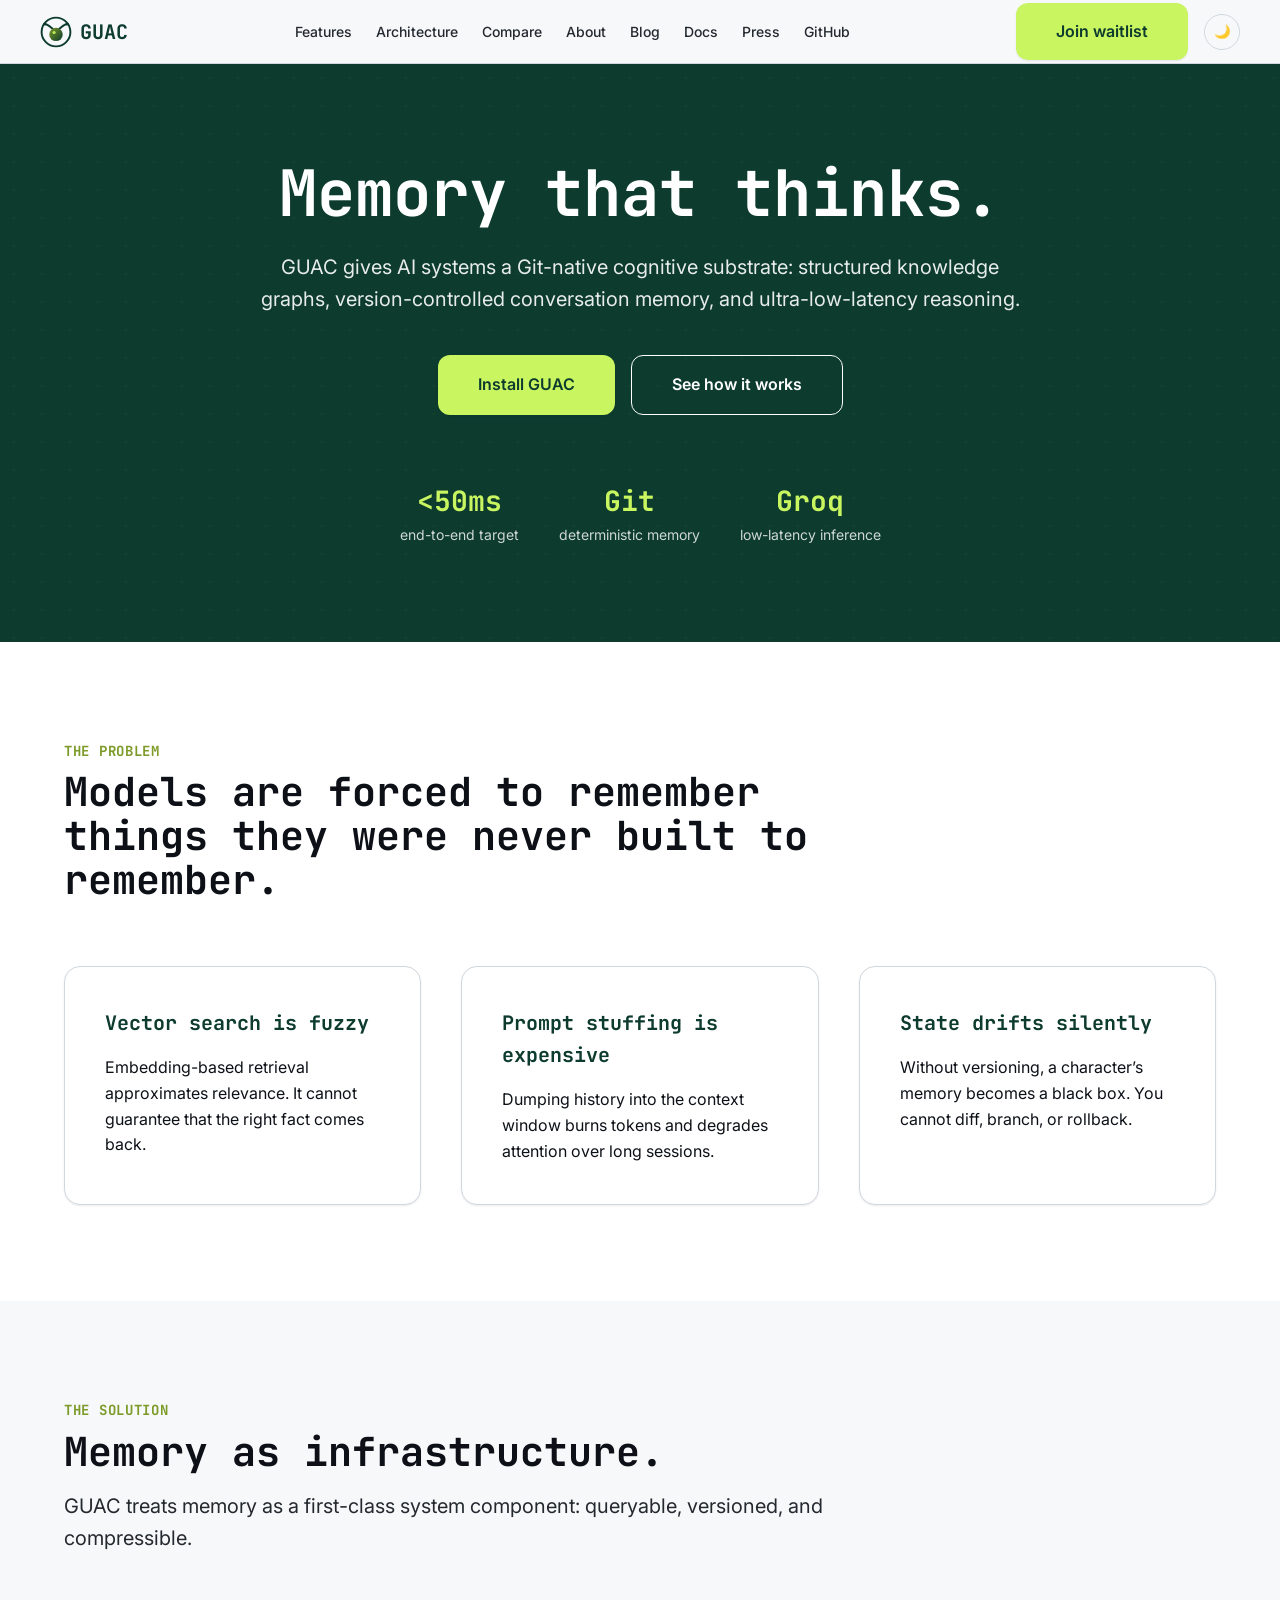
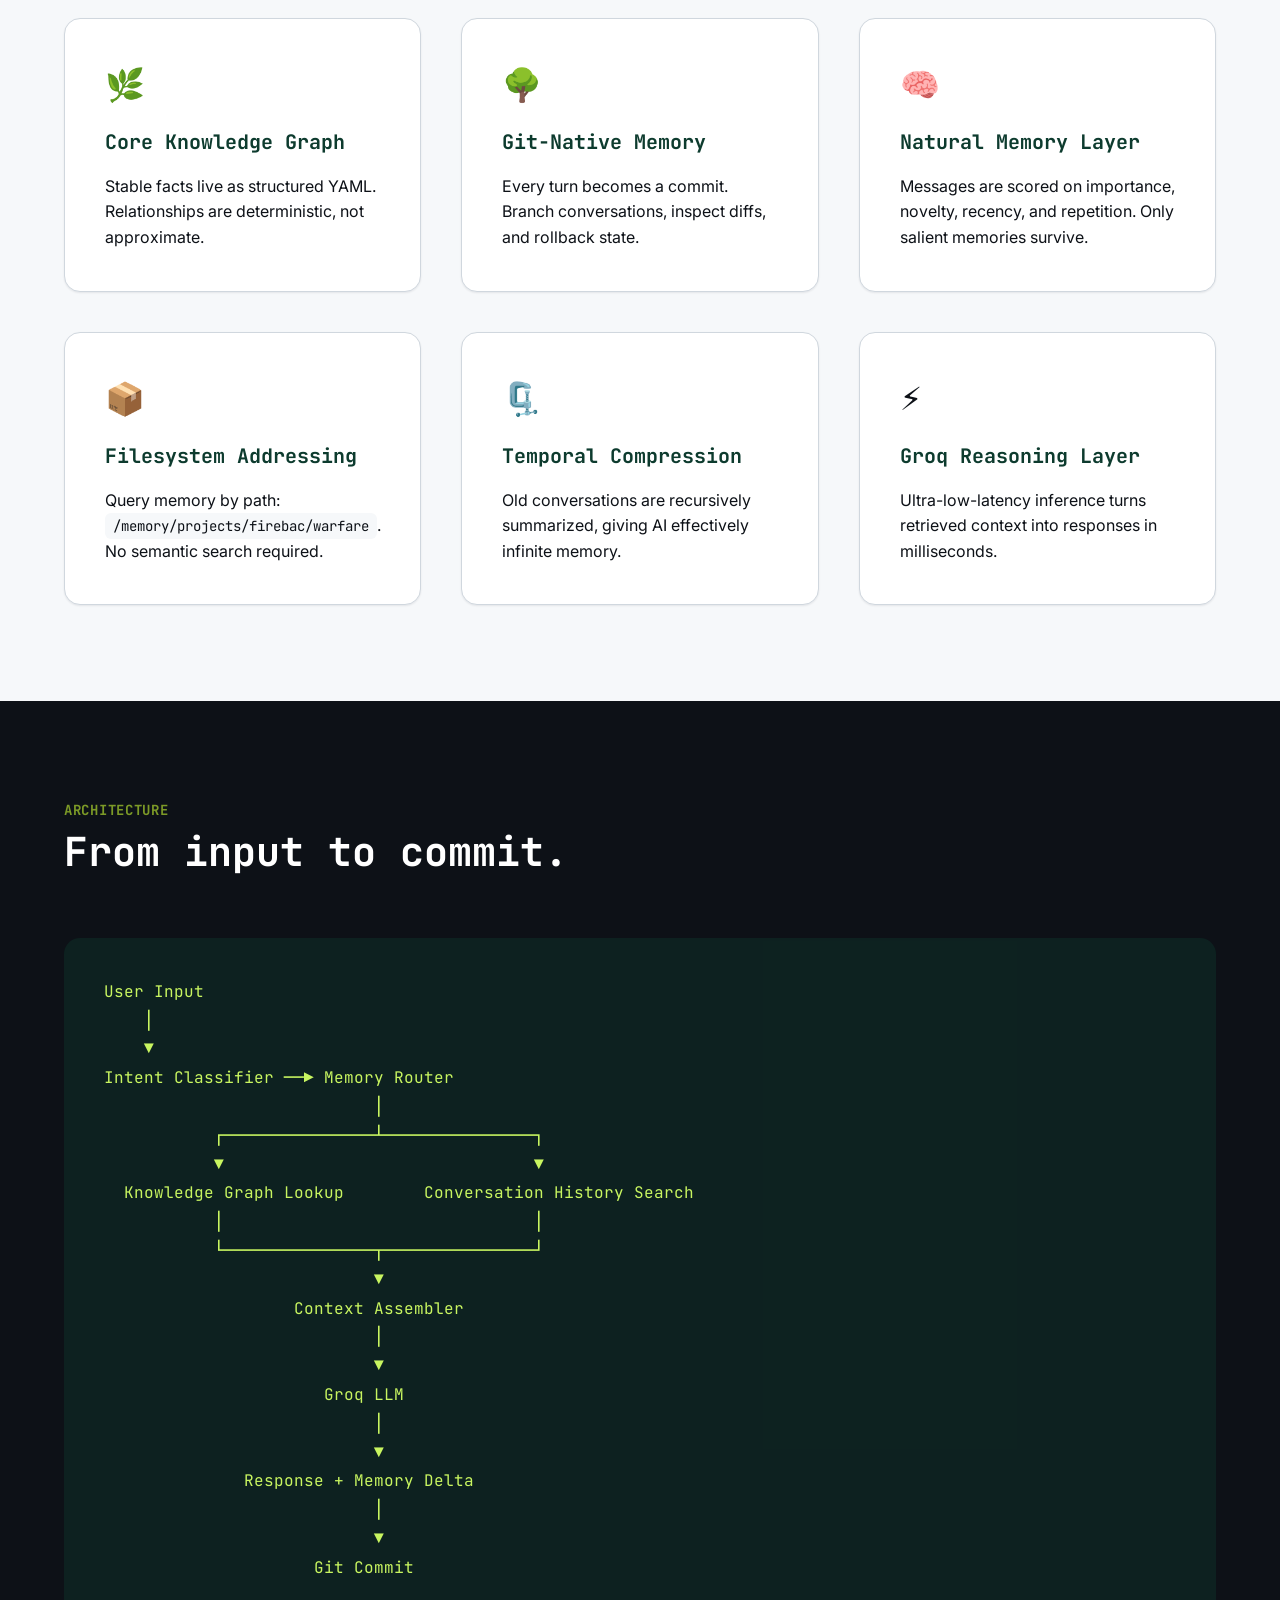
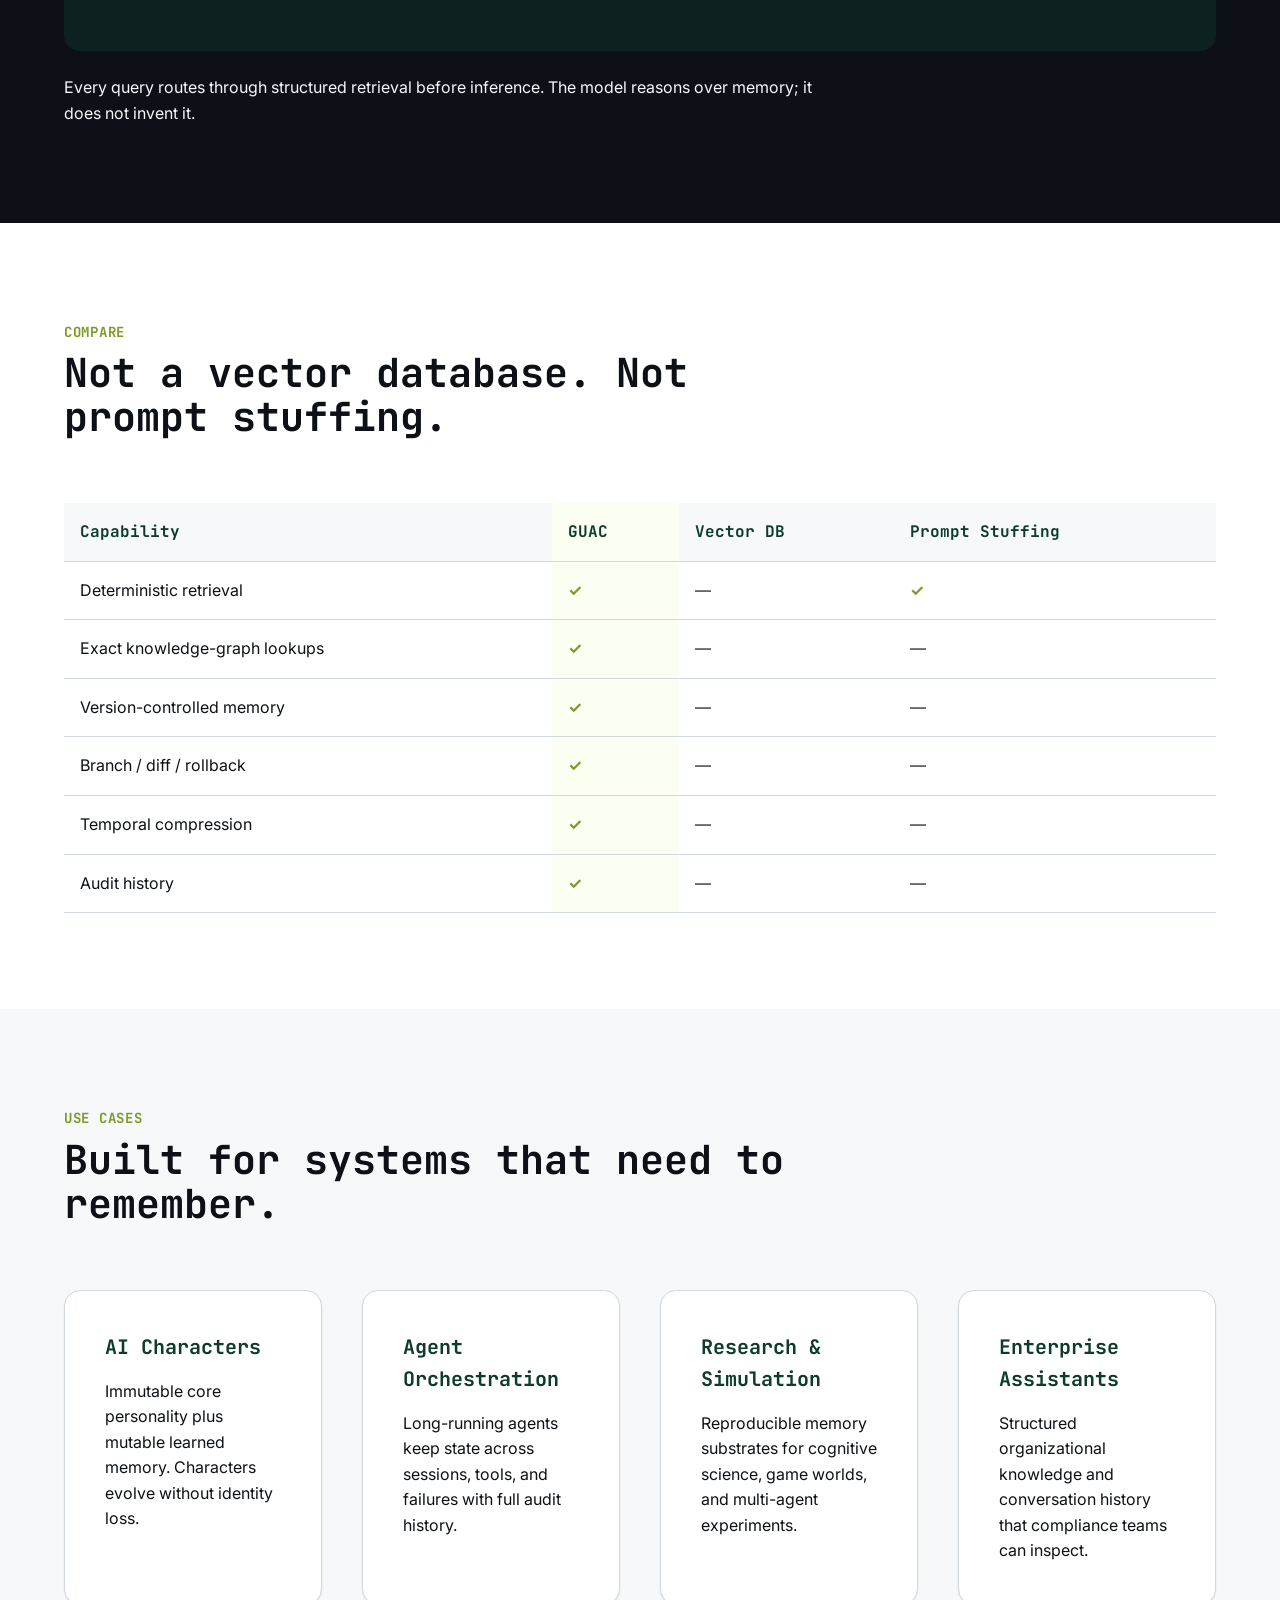
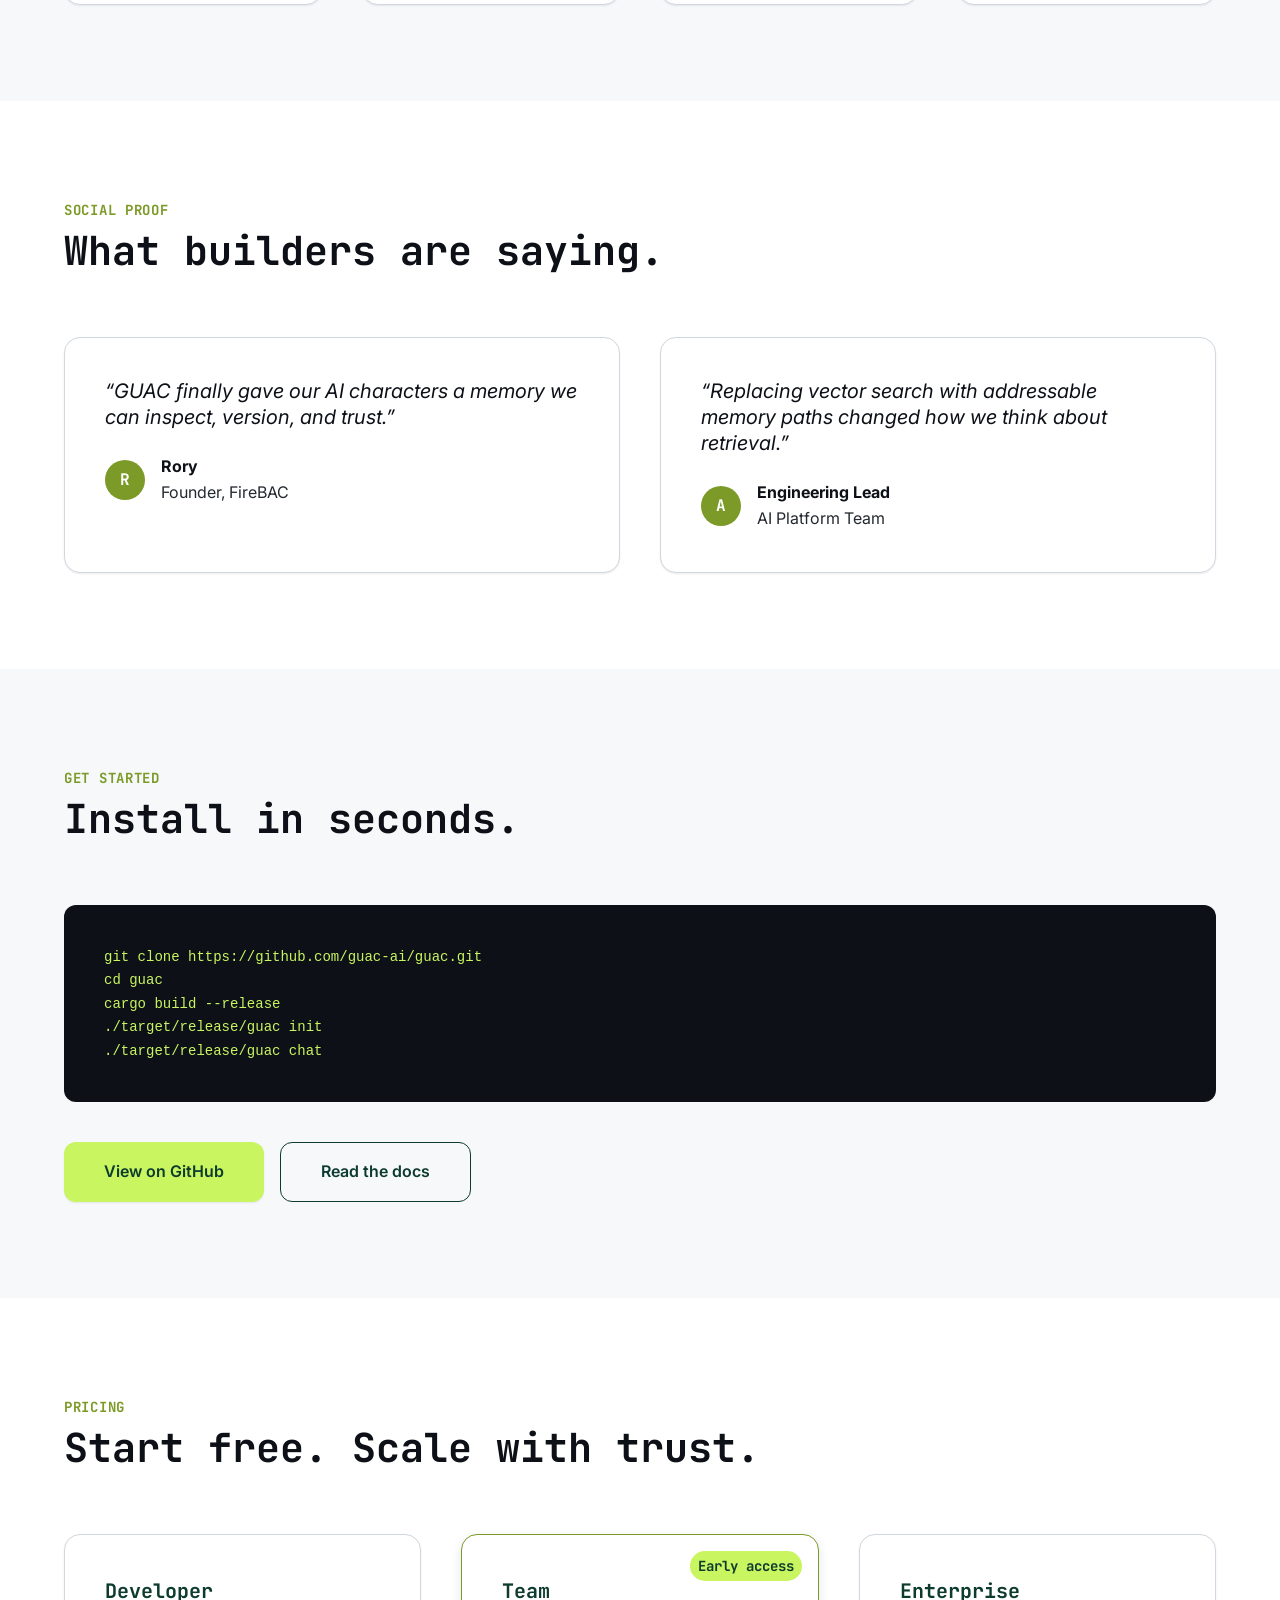
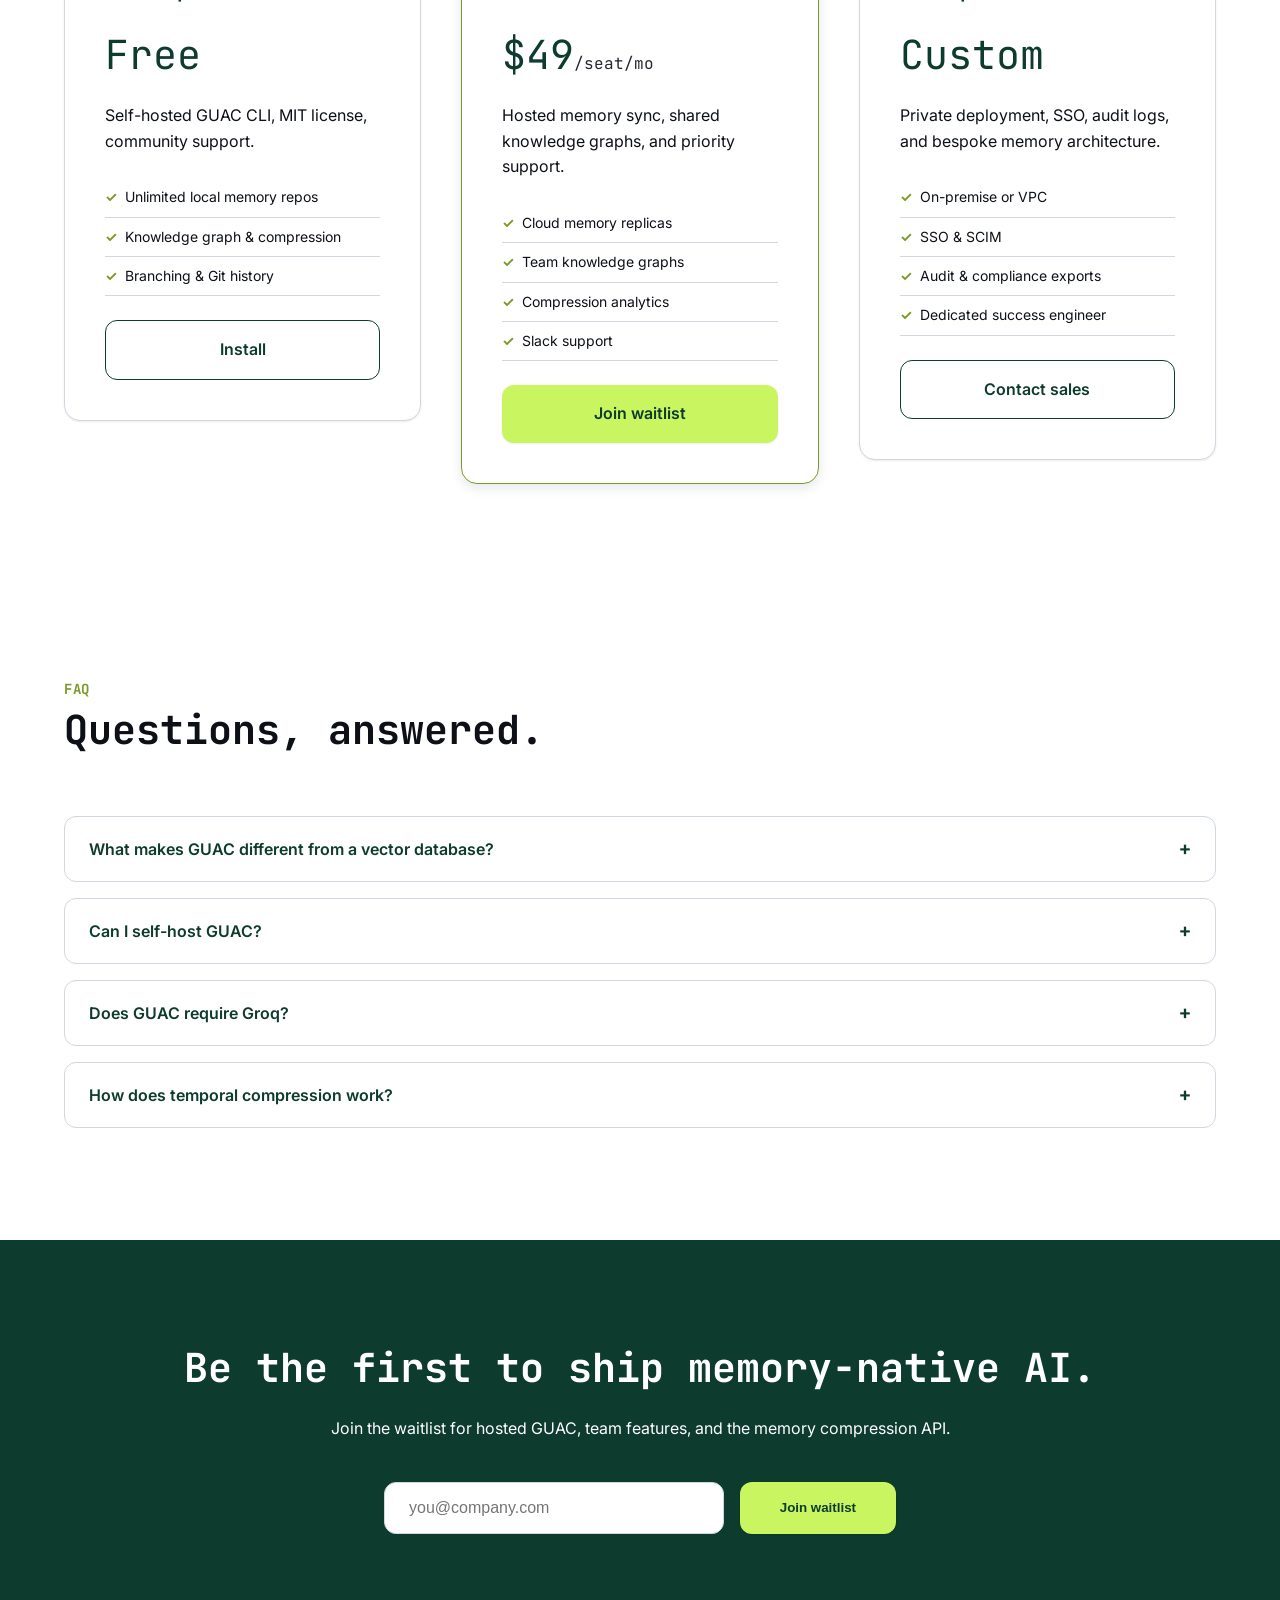
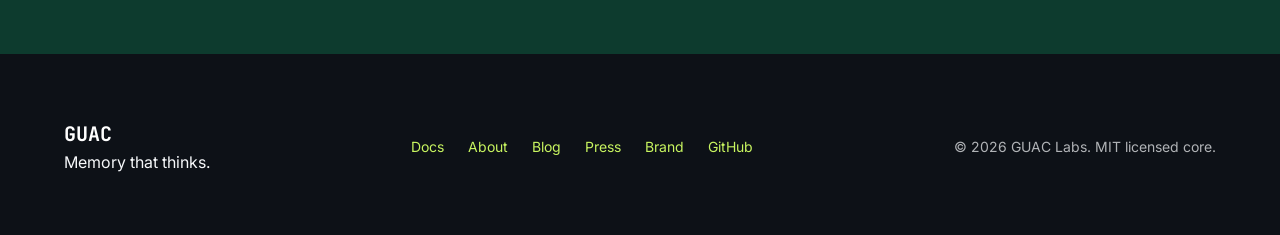
<file: website/index.html>
<!DOCTYPE html>
<html lang="en">
<head>
  <meta charset="UTF-8">
  <meta name="viewport" content="width=device-width, initial-scale=1.0">
  <meta name="description" content="GUAC gives AI systems a Git-native cognitive substrate: structured knowledge graphs, version-controlled conversation memory, and ultra-low-latency reasoning.">
  <meta name="theme-color" content="#0D3B2E">

  <!-- Open Graph -->
  <meta property="og:title" content="GUAC — Memory that thinks">
  <meta property="og:description" content="Git-native cognition for AI systems. Structured memory, deterministic retrieval, ultra-low-latency reasoning.">
  <meta property="og:type" content="website">
  <meta property="og:url" content="https://guac.ai/">
  <meta property="og:image" content="https://guac.ai/assets/logo-dark.svg">

  <!-- Twitter -->
  <meta name="twitter:card" content="summary_large_image">
  <meta name="twitter:title" content="GUAC — Memory that thinks">
  <meta name="twitter:description" content="Git-native cognition for AI systems.">
  <meta name="twitter:image" content="https://guac.ai/assets/logo-dark.svg">

  <title>GUAC — Memory that thinks</title>
  <link rel="preconnect" href="https://fonts.googleapis.com">
  <link rel="preconnect" href="https://fonts.gstatic.com" crossorigin>
  <link href="https://fonts.googleapis.com/css2?family=Inter:wght@400;500;600;700&family=JetBrains+Mono:wght@400;700&display=swap" rel="stylesheet">
  <link rel="stylesheet" href="site-kit/tokens.css">
  <link rel="stylesheet" href="styles.css">
  <link rel="icon" href="assets/logo-icon.svg" type="image/svg+xml">
</head>
<body>

  <nav class="nav">
    <a class="nav-brand" href="index.html" aria-label="GUAC home">
      <img src="assets/logo-icon.svg" alt="" width="32" height="32">
      <span>GUAC</span>
    </a>

    <button class="mobile-menu-btn" aria-label="Open menu" aria-expanded="false" aria-controls="navMenu">
      <svg width="24" height="24" viewBox="0 0 24 24" fill="none" stroke="currentColor" stroke-width="2" stroke-linecap="round" stroke-linejoin="round"><line x1="3" y1="12" x2="21" y2="12"></line><line x1="3" y1="6" x2="21" y2="6"></line><line x1="3" y1="18" x2="21" y2="18"></line></svg>
    </button>

    <ul class="nav-links" id="navMenu" hidden>
      <li><a href="index.html#features">Features</a></li>
      <li><a href="index.html#architecture">Architecture</a></li>
      <li><a href="index.html#comparison">Compare</a></li>
      <li><a href="about.html">About</a></li>
      <li><a href="blog.html">Blog</a></li>
      <li><a href="docs.html">Docs</a></li>
      <li><a href="press.html">Press</a></li>
      <li><a href="https://github.com/guac-ai/guac">GitHub</a></li>
    </ul>

    <div class="nav-actions">
      <a class="btn btn-primary" href="index.html#waitlist">Join waitlist</a>
      <button class="theme-toggle" id="themeToggle" aria-label="Toggle dark mode">🌙</button>
    </div>
  </nav>

  <header class="hero">
    <div class="container">
      <h1>Memory that thinks.</h1>
      <p class="hero-subtitle">GUAC gives AI systems a Git-native cognitive substrate: structured knowledge graphs, version-controlled conversation memory, and ultra-low-latency reasoning.</p>
      <div class="hero-actions">
        <a class="btn btn-primary" href="#get-started">Install GUAC</a>
        <a class="btn btn-secondary" href="#architecture">See how it works</a>
      </div>
      <div class="hero-stats">
        <div><strong>&lt;50ms</strong><span>end-to-end target</span></div>
        <div><strong>Git</strong><span>deterministic memory</span></div>
        <div><strong>Groq</strong><span>low-latency inference</span></div>
      </div>
    </div>
  </header>

  <main>

    <section class="section problem" id="problem">
      <div class="container">
        <div class="section-header reveal">
          <span class="eyebrow">The problem</span>
          <h2>Models are forced to remember things they were never built to remember.</h2>
        </div>
        <div class="problem-grid">
          <div class="card reveal">
            <h3>Vector search is fuzzy</h3>
            <p>Embedding-based retrieval approximates relevance. It cannot guarantee that the right fact comes back.</p>
          </div>
          <div class="card reveal">
            <h3>Prompt stuffing is expensive</h3>
            <p>Dumping history into the context window burns tokens and degrades attention over long sessions.</p>
          </div>
          <div class="card reveal">
            <h3>State drifts silently</h3>
            <p>Without versioning, a character’s memory becomes a black box. You cannot diff, branch, or rollback.</p>
          </div>
        </div>
      </div>
    </section>

    <section class="section" id="features">
      <div class="container">
        <div class="section-header reveal">
          <span class="eyebrow">The solution</span>
          <h2>Memory as infrastructure.</h2>
          <p>GUAC treats memory as a first-class system component: queryable, versioned, and compressible.</p>
        </div>
        <div class="feature-grid">
          <div class="card feature-card reveal">
            <div class="feature-icon">🌿</div>
            <h3>Core Knowledge Graph</h3>
            <p>Stable facts live as structured YAML. Relationships are deterministic, not approximate.</p>
          </div>
          <div class="card feature-card reveal">
            <div class="feature-icon">🌳</div>
            <h3>Git-Native Memory</h3>
            <p>Every turn becomes a commit. Branch conversations, inspect diffs, and rollback state.</p>
          </div>
          <div class="card feature-card reveal">
            <div class="feature-icon">🧠</div>
            <h3>Natural Memory Layer</h3>
            <p>Messages are scored on importance, novelty, recency, and repetition. Only salient memories survive.</p>
          </div>
          <div class="card feature-card reveal">
            <div class="feature-icon">📦</div>
            <h3>Filesystem Addressing</h3>
            <p>Query memory by path: <code>/memory/projects/firebac/warfare</code>. No semantic search required.</p>
          </div>
          <div class="card feature-card reveal">
            <div class="feature-icon">🗜️</div>
            <h3>Temporal Compression</h3>
            <p>Old conversations are recursively summarized, giving AI effectively infinite memory.</p>
          </div>
          <div class="card feature-card reveal">
            <div class="feature-icon">⚡</div>
            <h3>Groq Reasoning Layer</h3>
            <p>Ultra-low-latency inference turns retrieved context into responses in milliseconds.</p>
          </div>
        </div>
      </div>
    </section>

    <section class="section architecture" id="architecture">
      <div class="container">
        <div class="section-header reveal">
          <span class="eyebrow">Architecture</span>
          <h2>From input to commit.</h2>
        </div>
        <pre class="diagram reveal">
User Input
    │
    ▼
Intent Classifier ──▶ Memory Router
                           │
           ┌───────────────┴───────────────┐
           ▼                               ▼
  Knowledge Graph Lookup        Conversation History Search
           │                               │
           └───────────────┬───────────────┘
                           ▼
                   Context Assembler
                           │
                           ▼
                      Groq LLM
                           │
                           ▼
              Response + Memory Delta
                           │
                           ▼
                     Git Commit
        </pre>
        <p class="diagram-caption reveal">Every query routes through structured retrieval before inference. The model reasons over memory; it does not invent it.</p>
      </div>
    </section>

    <section class="section comparison-section" id="comparison">
      <div class="container">
        <div class="section-header reveal">
          <span class="eyebrow">Compare</span>
          <h2>Not a vector database. Not prompt stuffing.</h2>
        </div>
        <div class="table-wrapper reveal" style="overflow-x: auto;">
          <table class="comparison">
            <thead>
              <tr><th>Capability</th><th class="guac-col">GUAC</th><th>Vector DB</th><th>Prompt Stuffing</th></tr>
            </thead>
            <tbody>
              <tr><td>Deterministic retrieval</td><td class="yes guac-col">✓</td><td class="no">—</td><td class="yes">✓</td></tr>
              <tr><td>Exact knowledge-graph lookups</td><td class="yes guac-col">✓</td><td class="no">—</td><td class="no">—</td></tr>
              <tr><td>Version-controlled memory</td><td class="yes guac-col">✓</td><td class="no">—</td><td class="no">—</td></tr>
              <tr><td>Branch / diff / rollback</td><td class="yes guac-col">✓</td><td class="no">—</td><td class="no">—</td></tr>
              <tr><td>Temporal compression</td><td class="yes guac-col">✓</td><td class="no">—</td><td class="no">—</td></tr>
              <tr><td>Audit history</td><td class="yes guac-col">✓</td><td class="no">—</td><td class="no">—</td></tr>
            </tbody>
          </table>
        </div>
      </div>
    </section>

    <section class="section" id="use-cases">
      <div class="container">
        <div class="section-header reveal">
          <span class="eyebrow">Use cases</span>
          <h2>Built for systems that need to remember.</h2>
        </div>
        <div class="usecase-grid">
          <div class="card usecase-card reveal">
            <h3>AI Characters</h3>
            <p>Immutable core personality plus mutable learned memory. Characters evolve without identity loss.</p>
          </div>
          <div class="card usecase-card reveal">
            <h3>Agent Orchestration</h3>
            <p>Long-running agents keep state across sessions, tools, and failures with full audit history.</p>
          </div>
          <div class="card usecase-card reveal">
            <h3>Research & Simulation</h3>
            <p>Reproducible memory substrates for cognitive science, game worlds, and multi-agent experiments.</p>
          </div>
          <div class="card usecase-card reveal">
            <h3>Enterprise Assistants</h3>
            <p>Structured organizational knowledge and conversation history that compliance teams can inspect.</p>
          </div>
        </div>
      </div>
    </section>

    <section class="section" id="testimonials" style="background: var(--cloud);">
      <div class="container">
        <div class="section-header reveal">
          <span class="eyebrow">Social proof</span>
          <h2>What builders are saying.</h2>
        </div>
        <div class="testimonial-grid">
          <div class="card reveal">
            <blockquote class="testimonial">“GUAC finally gave our AI characters a memory we can inspect, version, and trust.”</blockquote>
            <div class="testimonial-author">
              <div class="avatar">R</div>
              <div><strong>Rory</strong><br><span style="color: var(--stone);">Founder, FireBAC</span></div>
            </div>
          </div>
          <div class="card reveal">
            <blockquote class="testimonial">“Replacing vector search with addressable memory paths changed how we think about retrieval.”</blockquote>
            <div class="testimonial-author">
              <div class="avatar">A</div>
              <div><strong>Engineering Lead</strong><br><span style="color: var(--stone);">AI Platform Team</span></div>
            </div>
          </div>
        </div>
      </div>
    </section>

    <section class="section get-started" id="get-started">
      <div class="container">
        <div class="section-header reveal">
          <span class="eyebrow">Get started</span>
          <h2>Install in seconds.</h2>
        </div>
        <pre class="code-block reveal"><code>git clone https://github.com/guac-ai/guac.git
cd guac
cargo build --release
./target/release/guac init
./target/release/guac chat</code></pre>
        <div class="get-started-actions reveal">
          <a class="btn btn-primary" href="https://github.com/guac-ai/guac">View on GitHub</a>
          <a class="btn btn-secondary" href="docs.html">Read the docs</a>
        </div>
      </div>
    </section>

    <section class="section pricing" id="pricing">
      <div class="container">
        <div class="section-header reveal">
          <span class="eyebrow">Pricing</span>
          <h2>Start free. Scale with trust.</h2>
        </div>
        <div class="pricing-grid">
          <div class="card pricing-card reveal">
            <h3>Developer</h3>
            <div class="price">Free</div>
            <p>Self-hosted GUAC CLI, MIT license, community support.</p>
            <ul>
              <li>Unlimited local memory repos</li>
              <li>Knowledge graph & compression</li>
              <li>Branching & Git history</li>
            </ul>
            <a class="btn btn-secondary" href="#get-started">Install</a>
          </div>
          <div class="card pricing-card featured reveal">
            <div class="badge">Early access</div>
            <h3>Team</h3>
            <div class="price">$49<span>/seat/mo</span></div>
            <p>Hosted memory sync, shared knowledge graphs, and priority support.</p>
            <ul>
              <li>Cloud memory replicas</li>
              <li>Team knowledge graphs</li>
              <li>Compression analytics</li>
              <li>Slack support</li>
            </ul>
            <a class="btn btn-primary" href="#waitlist">Join waitlist</a>
          </div>
          <div class="card pricing-card reveal">
            <h3>Enterprise</h3>
            <div class="price">Custom</div>
            <p>Private deployment, SSO, audit logs, and bespoke memory architecture.</p>
            <ul>
              <li>On-premise or VPC</li>
              <li>SSO & SCIM</li>
              <li>Audit & compliance exports</li>
              <li>Dedicated success engineer</li>
            </ul>
            <a class="btn btn-secondary" href="press.html">Contact sales</a>
          </div>
        </div>
      </div>
    </section>

    <section class="section" id="faq" style="background: var(--cloud);">
      <div class="container">
        <div class="section-header reveal">
          <span class="eyebrow">FAQ</span>
          <h2>Questions, answered.</h2>
        </div>
        <div class="faq">
          <details class="reveal">
            <summary>What makes GUAC different from a vector database?</summary>
            <p>Vector databases approximate relevance with embeddings. GUAC uses structured knowledge graphs and addressable conversation history for deterministic retrieval.</p>
          </details>
          <details class="reveal">
            <summary>Can I self-host GUAC?</summary>
            <p>Yes. The core CLI is MIT-licensed and runs entirely on your machine. Commercial tiers add cloud sync, team collaboration, and enterprise controls.</p>
          </details>
          <details class="reveal">
            <summary>Does GUAC require Groq?</summary>
            <p>No. Groq is the default for low-latency inference, but the CLI falls back to a local echo mode and the future server will support multiple inference providers.</p>
          </details>
          <details class="reveal">
            <summary>How does temporal compression work?</summary>
            <p>Old messages are recursively summarized into higher-level summaries. Individual low-score messages are pruned, while key facts and narratives are preserved.</p>
          </details>
        </div>
      </div>
    </section>

    <section class="section waitlist" id="waitlist">
      <div class="container">
        <h2 class="reveal">Be the first to ship memory-native AI.</h2>
        <p class="reveal">Join the waitlist for hosted GUAC, team features, and the memory compression API.</p>
        <form class="waitlist-form reveal" id="waitlistForm">
          <input type="email" id="waitlistEmail" placeholder="you@company.com" required aria-label="Email address">
          <button type="submit" class="btn btn-primary">Join waitlist</button>
          <div class="form-message" id="formMessage" aria-live="polite"></div>
        </form>
      </div>
    </section>

  </main>

  <footer class="footer">
    <div class="container footer-grid">
      <div>
        <strong>GUAC</strong>
        <p>Memory that thinks.</p>
      </div>
      <div class="footer-links">
        <a href="docs.html">Docs</a>
        <a href="about.html">About</a>
        <a href="blog.html">Blog</a>
        <a href="press.html">Press</a>
        <a href="../company/brand-aesthetic.md">Brand</a>
        <a href="https://github.com/guac-ai/guac">GitHub</a>
      </div>
      <div class="footer-copy">© 2026 GUAC Labs. MIT licensed core.</div>
    </div>
  </footer>

  <script>
    // Theme toggle
    const toggle = document.getElementById('themeToggle');
    const root = document.documentElement;
    function applyTheme(theme) {
      root.setAttribute('data-theme', theme);
      toggle.textContent = theme === 'dark' ? '☀️' : '🌙';
    }
    const saved = localStorage.getItem('guac-theme');
    const prefersDark = window.matchMedia('(prefers-color-scheme: dark)').matches;
    applyTheme(saved || (prefersDark ? 'dark' : 'light'));
    toggle.addEventListener('click', () => {
      const next = root.getAttribute('data-theme') === 'dark' ? 'light' : 'dark';
      localStorage.setItem('guac-theme', next);
      applyTheme(next);
    });

    // Mobile menu
    const menuBtn = document.querySelector('.mobile-menu-btn');
    const navMenu = document.getElementById('navMenu');
    menuBtn.addEventListener('click', () => {
      const expanded = menuBtn.getAttribute('aria-expanded') === 'true';
      menuBtn.setAttribute('aria-expanded', !expanded);
      navMenu.hidden = expanded;
    });

    // Scroll reveal
    const observer = new IntersectionObserver((entries) => {
      entries.forEach(entry => {
        if (entry.isIntersecting) {
          entry.target.classList.add('visible');
          observer.unobserve(entry.target);
        }
      });
    }, { threshold: 0.1 });
    document.querySelectorAll('.reveal').forEach(el => observer.observe(el));

    // Waitlist form
    document.getElementById('waitlistForm').addEventListener('submit', (e) => {
      e.preventDefault();
      const email = document.getElementById('waitlistEmail').value;
      const msg = document.getElementById('formMessage');
      msg.textContent = 'Thanks — ' + email + ' is on the list.';
      document.getElementById('waitlistEmail').value = '';
    });
  </script>

</body>
</html>
</file>
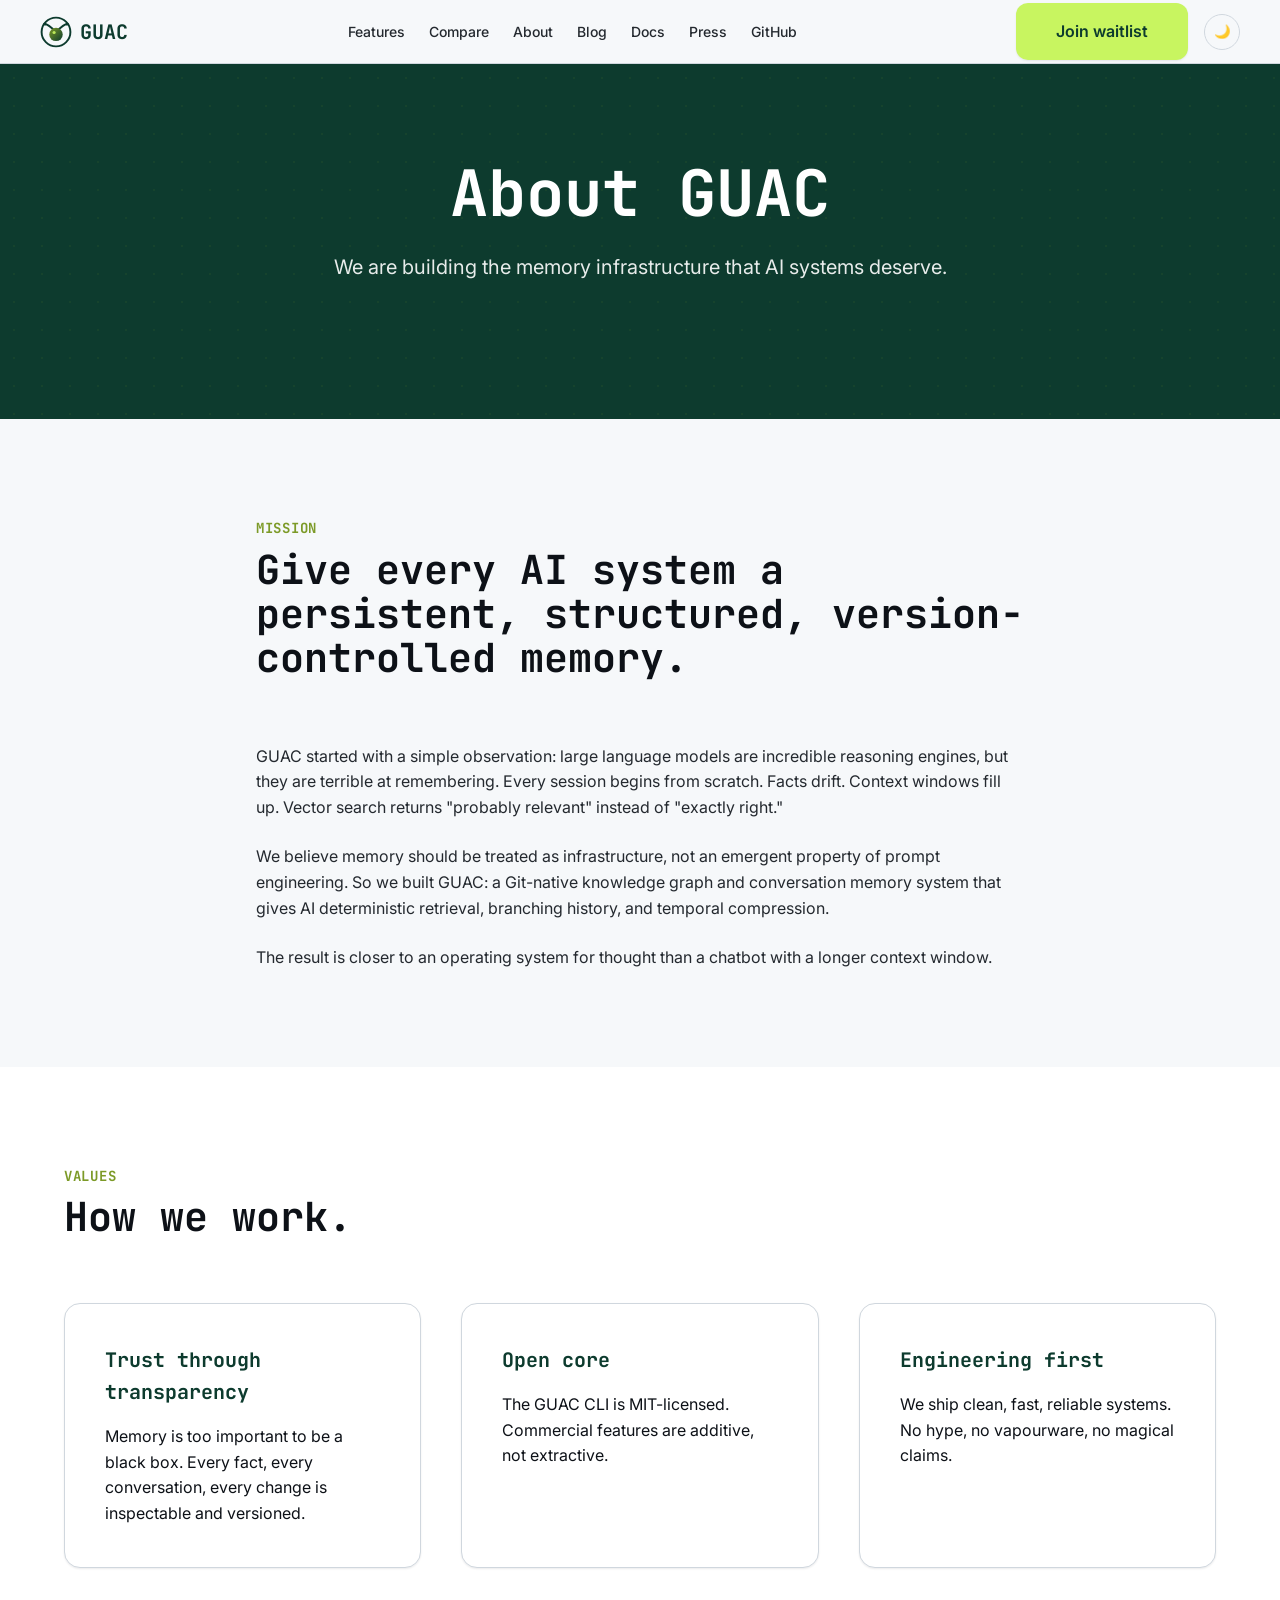
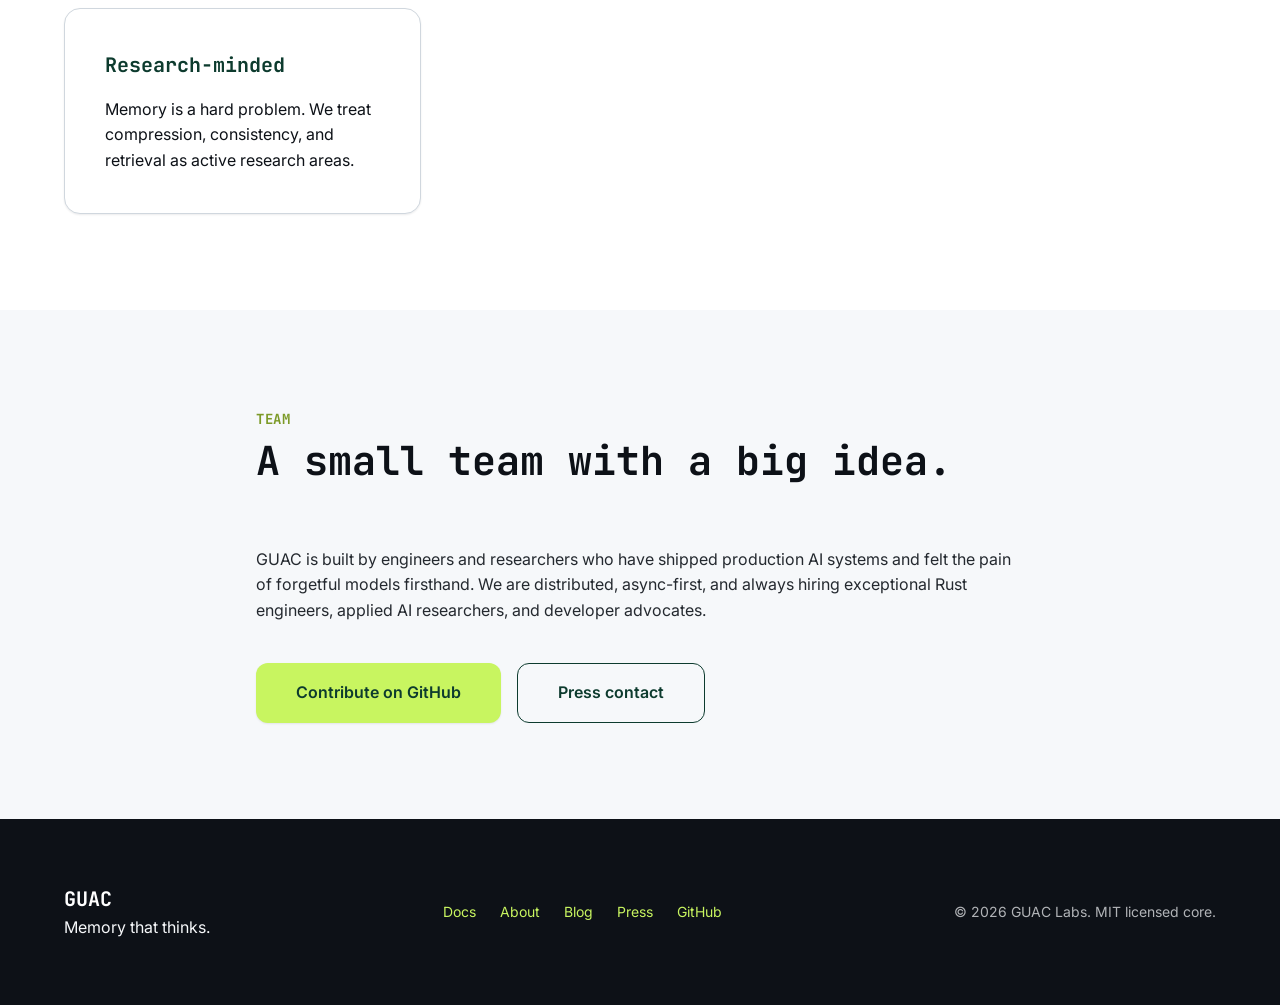
<file: website/about.html>
<!DOCTYPE html>
<html lang="en">
<head>
  <meta charset="UTF-8">
  <meta name="viewport" content="width=device-width, initial-scale=1.0">
  <meta name="description" content="About GUAC — the team and mission behind Git-native cognition for AI systems.">
  <meta property="og:title" content="About GUAC">
  <meta property="og:description" content="The mission, story, and team behind memory infrastructure for AI.">
  <title>About — GUAC</title>
  <link rel="preconnect" href="https://fonts.googleapis.com">
  <link rel="preconnect" href="https://fonts.gstatic.com" crossorigin>
  <link href="https://fonts.googleapis.com/css2?family=Inter:wght@400;500;600;700&family=JetBrains+Mono:wght@400;700&display=swap" rel="stylesheet">
  <link rel="stylesheet" href="site-kit/tokens.css">
  <link rel="stylesheet" href="styles.css">
  <link rel="icon" href="assets/logo-icon.svg" type="image/svg+xml">
</head>
<body>

  <nav class="nav">
    <a class="nav-brand" href="index.html" aria-label="GUAC home">
      <img src="assets/logo-icon.svg" alt="" width="32" height="32">
      <span>GUAC</span>
    </a>
    <button class="mobile-menu-btn" aria-label="Open menu" aria-expanded="false" aria-controls="navMenu">
      <svg width="24" height="24" viewBox="0 0 24 24" fill="none" stroke="currentColor" stroke-width="2" stroke-linecap="round" stroke-linejoin="round"><line x1="3" y1="12" x2="21" y2="12"></line><line x1="3" y1="6" x2="21" y2="6"></line><line x1="3" y1="18" x2="21" y2="18"></line></svg>
    </button>
    <ul class="nav-links" id="navMenu" hidden>
      <li><a href="index.html#features">Features</a></li>
      <li><a href="index.html#comparison">Compare</a></li>
      <li><a href="about.html">About</a></li>
      <li><a href="blog.html">Blog</a></li>
      <li><a href="docs.html">Docs</a></li>
      <li><a href="press.html">Press</a></li>
      <li><a href="https://github.com/guac-ai/guac">GitHub</a></li>
    </ul>
    <div class="nav-actions">
      <a class="btn btn-primary" href="index.html#waitlist">Join waitlist</a>
      <button class="theme-toggle" id="themeToggle" aria-label="Toggle dark mode">🌙</button>
    </div>
  </nav>

  <header class="hero">
    <div class="container">
      <h1>About GUAC</h1>
      <p class="hero-subtitle">We are building the memory infrastructure that AI systems deserve.</p>
    </div>
  </header>

  <main>
    <section class="section">
      <div class="container" style="max-width: var(--content-width);">
        <div class="section-header reveal">
          <span class="eyebrow">Mission</span>
          <h2>Give every AI system a persistent, structured, version-controlled memory.</h2>
        </div>
        <p class="reveal" style="margin-bottom: var(--space-lg); color: var(--stone);">
          GUAC started with a simple observation: large language models are incredible reasoning engines, but they are terrible at remembering. Every session begins from scratch. Facts drift. Context windows fill up. Vector search returns "probably relevant" instead of "exactly right."
        </p>
        <p class="reveal" style="margin-bottom: var(--space-lg); color: var(--stone);">
          We believe memory should be treated as infrastructure, not an emergent property of prompt engineering. So we built GUAC: a Git-native knowledge graph and conversation memory system that gives AI deterministic retrieval, branching history, and temporal compression.
        </p>
        <p class="reveal" style="color: var(--stone);">
          The result is closer to an operating system for thought than a chatbot with a longer context window.
        </p>
      </div>
    </section>

    <section class="section" style="background: var(--cloud);">
      <div class="container">
        <div class="section-header reveal">
          <span class="eyebrow">Values</span>
          <h2>How we work.</h2>
        </div>
        <div class="feature-grid">
          <div class="card reveal">
            <h3>Trust through transparency</h3>
            <p>Memory is too important to be a black box. Every fact, every conversation, every change is inspectable and versioned.</p>
          </div>
          <div class="card reveal">
            <h3>Open core</h3>
            <p>The GUAC CLI is MIT-licensed. Commercial features are additive, not extractive.</p>
          </div>
          <div class="card reveal">
            <h3>Engineering first</h3>
            <p>We ship clean, fast, reliable systems. No hype, no vapourware, no magical claims.</p>
          </div>
          <div class="card reveal">
            <h3>Research-minded</h3>
            <p>Memory is a hard problem. We treat compression, consistency, and retrieval as active research areas.</p>
          </div>
        </div>
      </div>
    </section>

    <section class="section">
      <div class="container" style="max-width: var(--content-width);">
        <div class="section-header reveal">
          <span class="eyebrow">Team</span>
          <h2>A small team with a big idea.</h2>
        </div>
        <p class="reveal" style="color: var(--stone);">
          GUAC is built by engineers and researchers who have shipped production AI systems and felt the pain of forgetful models firsthand. We are distributed, async-first, and always hiring exceptional Rust engineers, applied AI researchers, and developer advocates.
        </p>
        <div class="get-started-actions reveal" style="margin-top: var(--space-xl);">
          <a class="btn btn-primary" href="https://github.com/guac-ai/guac">Contribute on GitHub</a>
          <a class="btn btn-secondary" href="press.html">Press contact</a>
        </div>
      </div>
    </section>
  </main>

  <footer class="footer">
    <div class="container footer-grid">
      <div><strong>GUAC</strong><p>Memory that thinks.</p></div>
      <div class="footer-links">
        <a href="docs.html">Docs</a>
        <a href="about.html">About</a>
        <a href="blog.html">Blog</a>
        <a href="press.html">Press</a>
        <a href="https://github.com/guac-ai/guac">GitHub</a>
      </div>
      <div class="footer-copy">© 2026 GUAC Labs. MIT licensed core.</div>
    </div>
  </footer>

  <script>
    const toggle = document.getElementById('themeToggle');
    const root = document.documentElement;
    function applyTheme(theme) { root.setAttribute('data-theme', theme); toggle.textContent = theme === 'dark' ? '☀️' : '🌙'; }
    const saved = localStorage.getItem('guac-theme');
    const prefersDark = window.matchMedia('(prefers-color-scheme: dark)').matches;
    applyTheme(saved || (prefersDark ? 'dark' : 'light'));
    toggle.addEventListener('click', () => { const next = root.getAttribute('data-theme') === 'dark' ? 'light' : 'dark'; localStorage.setItem('guac-theme', next); applyTheme(next); });
    const menuBtn = document.querySelector('.mobile-menu-btn');
    const navMenu = document.getElementById('navMenu');
    menuBtn.addEventListener('click', () => { const expanded = menuBtn.getAttribute('aria-expanded') === 'true'; menuBtn.setAttribute('aria-expanded', !expanded); navMenu.hidden = expanded; });
    const observer = new IntersectionObserver((entries) => { entries.forEach(entry => { if (entry.isIntersecting) { entry.target.classList.add('visible'); observer.unobserve(entry.target); } }); }, { threshold: 0.1 });
    document.querySelectorAll('.reveal').forEach(el => observer.observe(el));
  </script>

</body>
</html>
</file>
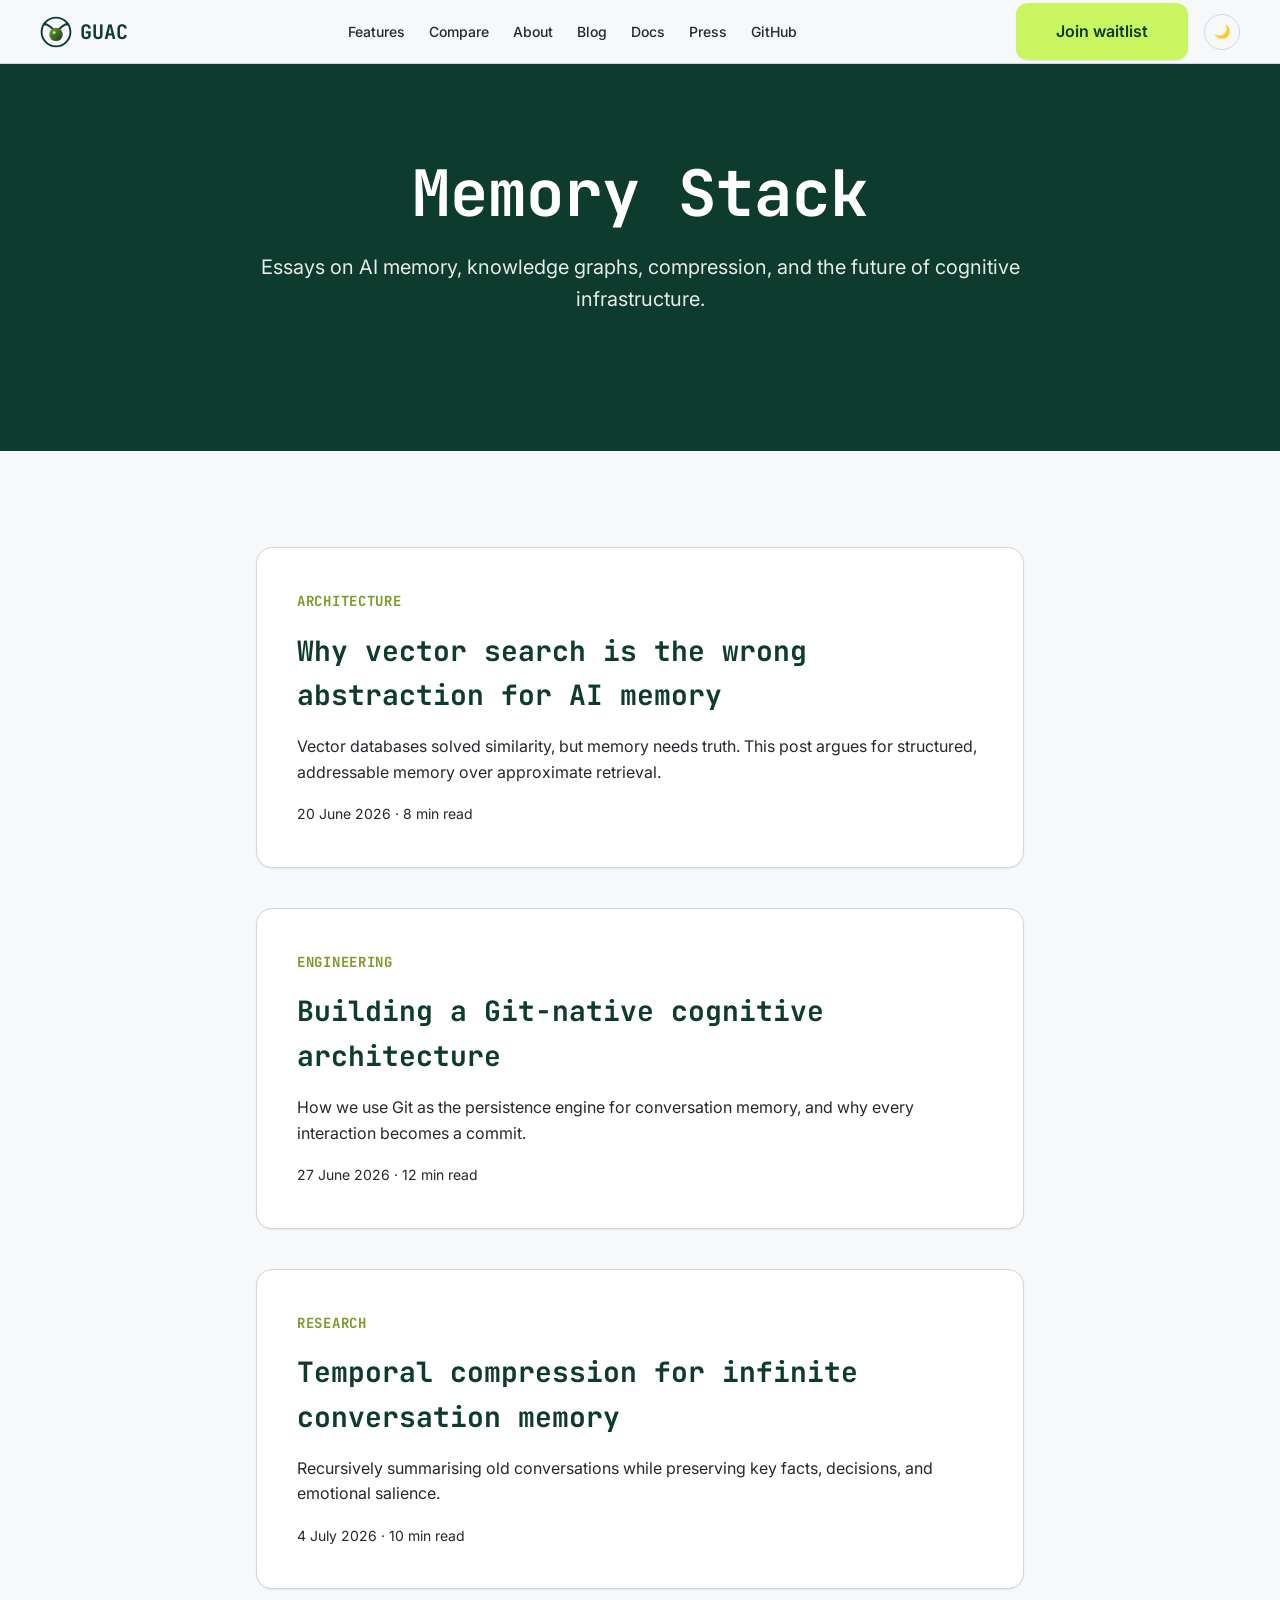
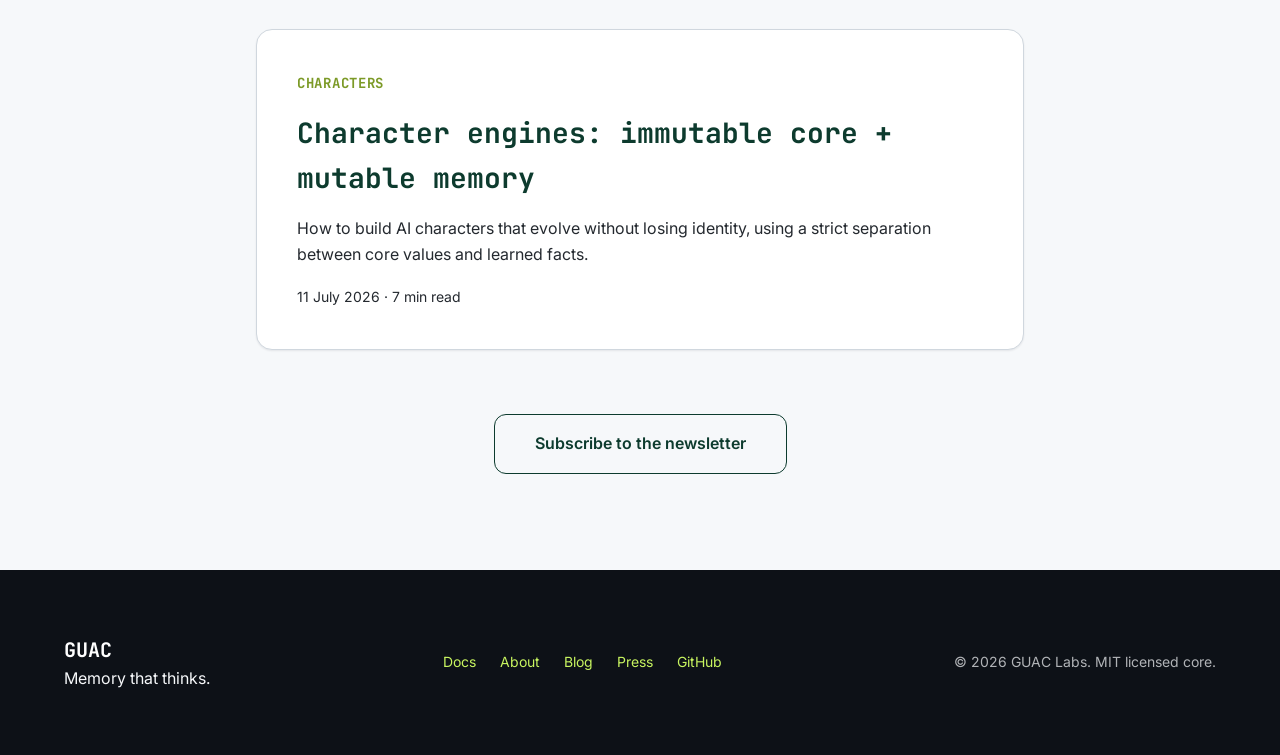
<file: website/blog.html>
<!DOCTYPE html>
<html lang="en">
<head>
  <meta charset="UTF-8">
  <meta name="viewport" content="width=device-width, initial-scale=1.0">
  <meta name="description" content="GUAC blog — essays on AI memory, knowledge graphs, compression, and the future of cognitive infrastructure.">
  <meta property="og:title" content="GUAC Blog">
  <meta property="og:description" content="Essays on AI memory, knowledge graphs, and cognitive infrastructure.">
  <title>Blog — GUAC</title>
  <link rel="preconnect" href="https://fonts.googleapis.com">
  <link rel="preconnect" href="https://fonts.gstatic.com" crossorigin>
  <link href="https://fonts.googleapis.com/css2?family=Inter:wght@400;500;600;700&family=JetBrains+Mono:wght@400;700&display=swap" rel="stylesheet">
  <link rel="stylesheet" href="site-kit/tokens.css">
  <link rel="stylesheet" href="styles.css">
  <link rel="icon" href="assets/logo-icon.svg" type="image/svg+xml">
</head>
<body>

  <nav class="nav">
    <a class="nav-brand" href="index.html" aria-label="GUAC home">
      <img src="assets/logo-icon.svg" alt="" width="32" height="32">
      <span>GUAC</span>
    </a>
    <button class="mobile-menu-btn" aria-label="Open menu" aria-expanded="false" aria-controls="navMenu">
      <svg width="24" height="24" viewBox="0 0 24 24" fill="none" stroke="currentColor" stroke-width="2" stroke-linecap="round" stroke-linejoin="round"><line x1="3" y1="12" x2="21" y2="12"></line><line x1="3" y1="6" x2="21" y2="6"></line><line x1="3" y1="18" x2="21" y2="18"></line></svg>
    </button>
    <ul class="nav-links" id="navMenu" hidden>
      <li><a href="index.html#features">Features</a></li>
      <li><a href="index.html#comparison">Compare</a></li>
      <li><a href="about.html">About</a></li>
      <li><a href="blog.html">Blog</a></li>
      <li><a href="docs.html">Docs</a></li>
      <li><a href="press.html">Press</a></li>
      <li><a href="https://github.com/guac-ai/guac">GitHub</a></li>
    </ul>
    <div class="nav-actions">
      <a class="btn btn-primary" href="index.html#waitlist">Join waitlist</a>
      <button class="theme-toggle" id="themeToggle" aria-label="Toggle dark mode">🌙</button>
    </div>
  </nav>

  <header class="hero">
    <div class="container">
      <h1>Memory Stack</h1>
      <p class="hero-subtitle">Essays on AI memory, knowledge graphs, compression, and the future of cognitive infrastructure.</p>
    </div>
  </header>

  <main>
    <section class="section">
      <div class="container" style="max-width: var(--content-width);">

        <article class="card reveal" style="margin-bottom: var(--space-xl);">
          <span class="eyebrow">Architecture</span>
          <h2 style="font-family: var(--font-heading); font-size: var(--text-h2); margin: var(--space-sm) 0 var(--space-md);"><a href="#" style="color: var(--guac-core); text-decoration: none;">Why vector search is the wrong abstraction for AI memory</a></h2>
          <p style="color: var(--stone); margin-bottom: var(--space-md);">Vector databases solved similarity, but memory needs truth. This post argues for structured, addressable memory over approximate retrieval.</p>
          <span style="font-size: var(--text-small); color: var(--stone);">20 June 2026 · 8 min read</span>
        </article>

        <article class="card reveal" style="margin-bottom: var(--space-xl);">
          <span class="eyebrow">Engineering</span>
          <h2 style="font-family: var(--font-heading); font-size: var(--text-h2); margin: var(--space-sm) 0 var(--space-md);"><a href="#" style="color: var(--guac-core); text-decoration: none;">Building a Git-native cognitive architecture</a></h2>
          <p style="color: var(--stone); margin-bottom: var(--space-md);">How we use Git as the persistence engine for conversation memory, and why every interaction becomes a commit.</p>
          <span style="font-size: var(--text-small); color: var(--stone);">27 June 2026 · 12 min read</span>
        </article>

        <article class="card reveal" style="margin-bottom: var(--space-xl);">
          <span class="eyebrow">Research</span>
          <h2 style="font-family: var(--font-heading); font-size: var(--text-h2); margin: var(--space-sm) 0 var(--space-md);"><a href="#" style="color: var(--guac-core); text-decoration: none;">Temporal compression for infinite conversation memory</a></h2>
          <p style="color: var(--stone); margin-bottom: var(--space-md);">Recursively summarising old conversations while preserving key facts, decisions, and emotional salience.</p>
          <span style="font-size: var(--text-small); color: var(--stone);">4 July 2026 · 10 min read</span>
        </article>

        <article class="card reveal" style="margin-bottom: var(--space-xl);">
          <span class="eyebrow">Characters</span>
          <h2 style="font-family: var(--font-heading); font-size: var(--text-h2); margin: var(--space-sm) 0 var(--space-md);"><a href="#" style="color: var(--guac-core); text-decoration: none;">Character engines: immutable core + mutable memory</a></h2>
          <p style="color: var(--stone); margin-bottom: var(--space-md);">How to build AI characters that evolve without losing identity, using a strict separation between core values and learned facts.</p>
          <span style="font-size: var(--text-small); color: var(--stone);">11 July 2026 · 7 min read</span>
        </article>

        <div class="reveal" style="text-align: center; margin-top: var(--space-2xl);">
          <a class="btn btn-secondary" href="index.html#waitlist">Subscribe to the newsletter</a>
        </div>

      </div>
    </section>
  </main>

  <footer class="footer">
    <div class="container footer-grid">
      <div><strong>GUAC</strong><p>Memory that thinks.</p></div>
      <div class="footer-links">
        <a href="docs.html">Docs</a>
        <a href="about.html">About</a>
        <a href="blog.html">Blog</a>
        <a href="press.html">Press</a>
        <a href="https://github.com/guac-ai/guac">GitHub</a>
      </div>
      <div class="footer-copy">© 2026 GUAC Labs. MIT licensed core.</div>
    </div>
  </footer>

  <script>
    const toggle = document.getElementById('themeToggle');
    const root = document.documentElement;
    function applyTheme(theme) { root.setAttribute('data-theme', theme); toggle.textContent = theme === 'dark' ? '☀️' : '🌙'; }
    const saved = localStorage.getItem('guac-theme');
    const prefersDark = window.matchMedia('(prefers-color-scheme: dark)').matches;
    applyTheme(saved || (prefersDark ? 'dark' : 'light'));
    toggle.addEventListener('click', () => { const next = root.getAttribute('data-theme') === 'dark' ? 'light' : 'dark'; localStorage.setItem('guac-theme', next); applyTheme(next); });
    const menuBtn = document.querySelector('.mobile-menu-btn');
    const navMenu = document.getElementById('navMenu');
    menuBtn.addEventListener('click', () => { const expanded = menuBtn.getAttribute('aria-expanded') === 'true'; menuBtn.setAttribute('aria-expanded', !expanded); navMenu.hidden = expanded; });
    const observer = new IntersectionObserver((entries) => { entries.forEach(entry => { if (entry.isIntersecting) { entry.target.classList.add('visible'); observer.unobserve(entry.target); } }); }, { threshold: 0.1 });
    document.querySelectorAll('.reveal').forEach(el => observer.observe(el));
  </script>

</body>
</html>
</file>
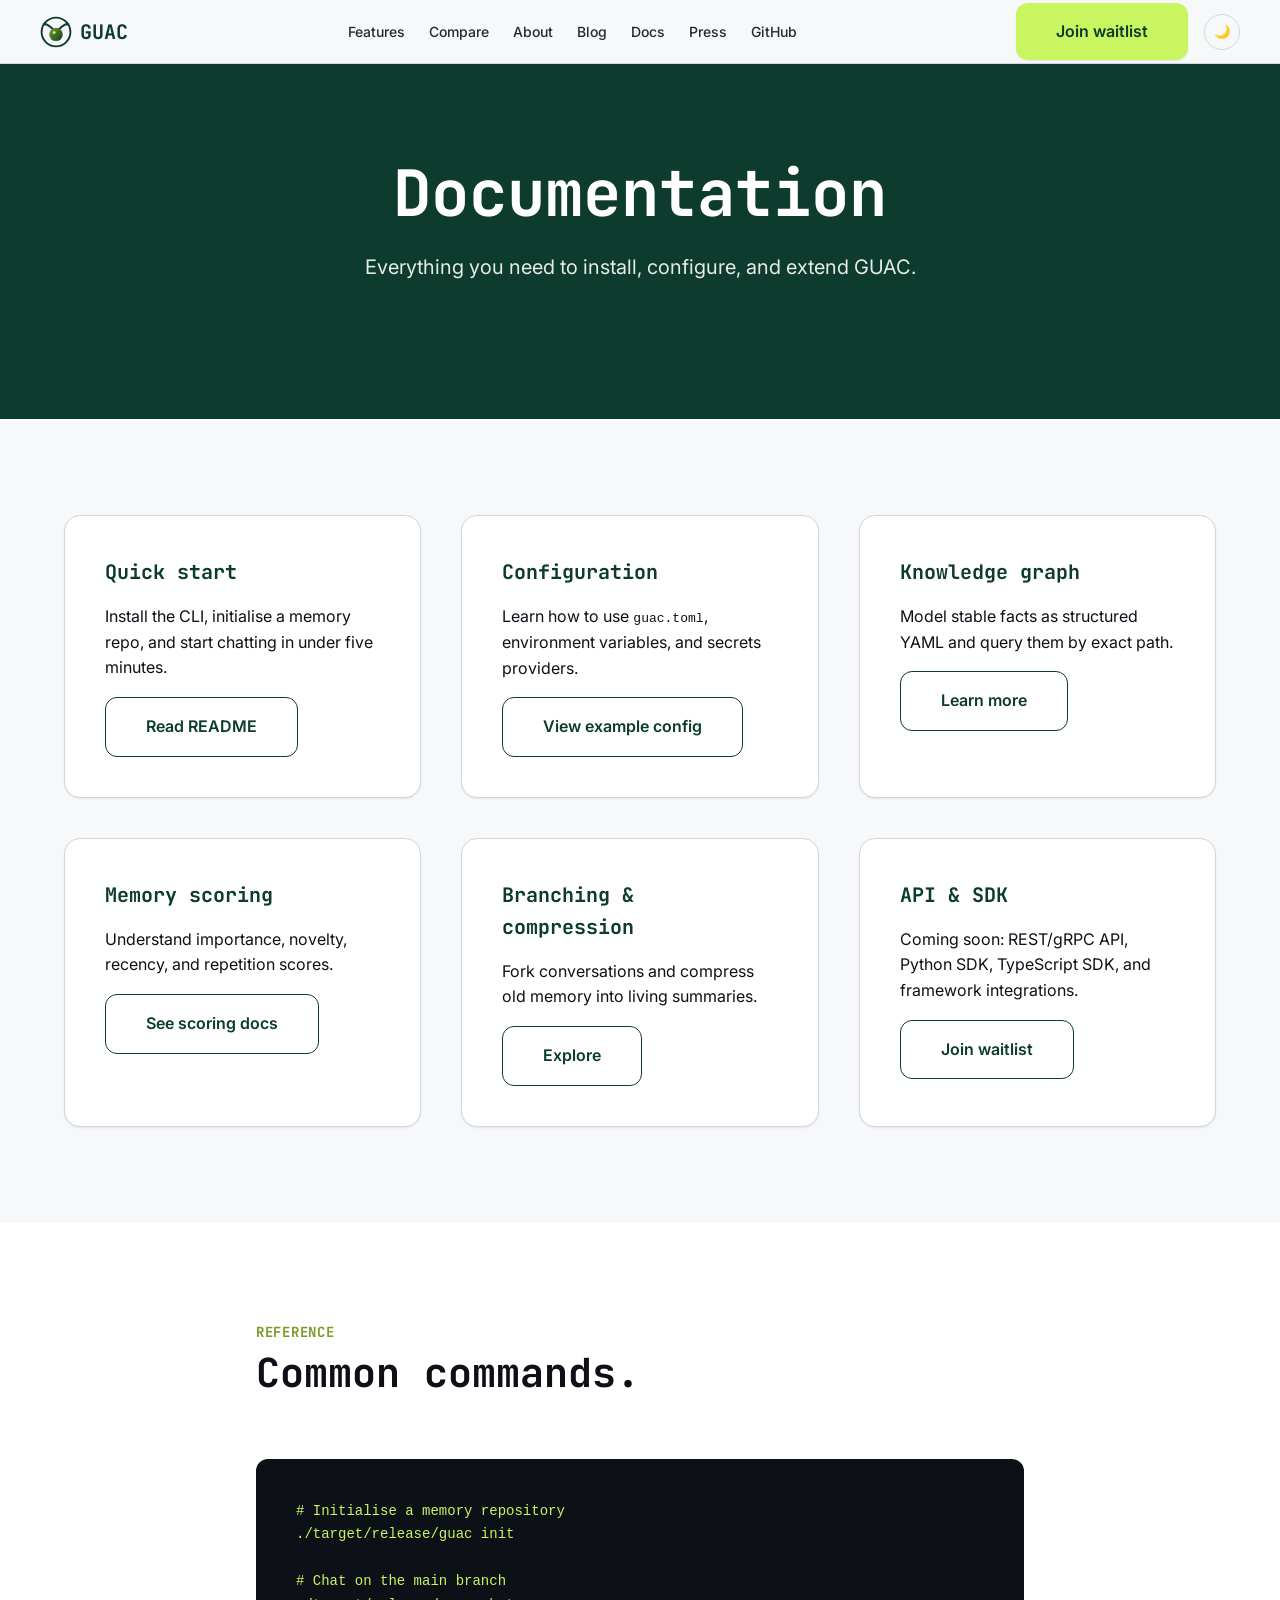
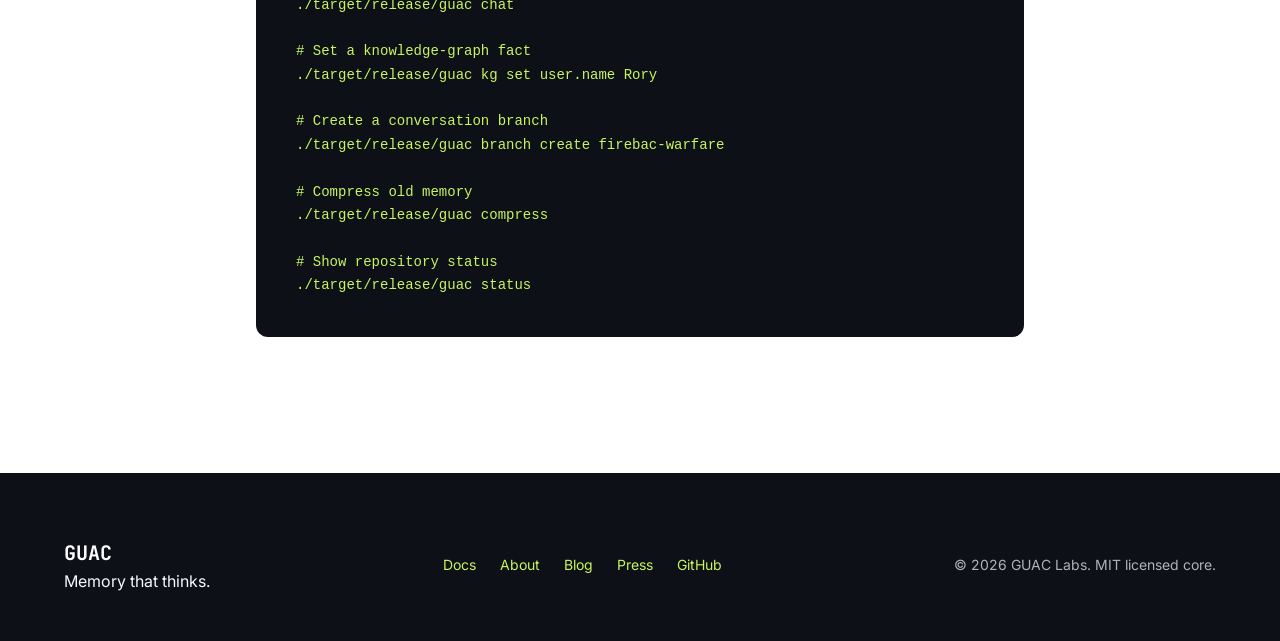
<file: website/docs.html>
<!DOCTYPE html>
<html lang="en">
<head>
  <meta charset="UTF-8">
  <meta name="viewport" content="width=device-width, initial-scale=1.0">
  <meta name="description" content="GUAC documentation — install, configure, and build memory-native AI systems.">
  <meta property="og:title" content="GUAC Docs">
  <meta property="og:description" content="Install, configure, and build memory-native AI systems with GUAC.">
  <title>Docs — GUAC</title>
  <link rel="preconnect" href="https://fonts.googleapis.com">
  <link rel="preconnect" href="https://fonts.gstatic.com" crossorigin>
  <link href="https://fonts.googleapis.com/css2?family=Inter:wght@400;500;600;700&family=JetBrains+Mono:wght@400;700&display=swap" rel="stylesheet">
  <link rel="stylesheet" href="site-kit/tokens.css">
  <link rel="stylesheet" href="styles.css">
  <link rel="icon" href="assets/logo-icon.svg" type="image/svg+xml">
</head>
<body>

  <nav class="nav">
    <a class="nav-brand" href="index.html" aria-label="GUAC home">
      <img src="assets/logo-icon.svg" alt="" width="32" height="32">
      <span>GUAC</span>
    </a>
    <button class="mobile-menu-btn" aria-label="Open menu" aria-expanded="false" aria-controls="navMenu">
      <svg width="24" height="24" viewBox="0 0 24 24" fill="none" stroke="currentColor" stroke-width="2" stroke-linecap="round" stroke-linejoin="round"><line x1="3" y1="12" x2="21" y2="12"></line><line x1="3" y1="6" x2="21" y2="6"></line><line x1="3" y1="18" x2="21" y2="18"></line></svg>
    </button>
    <ul class="nav-links" id="navMenu" hidden>
      <li><a href="index.html#features">Features</a></li>
      <li><a href="index.html#comparison">Compare</a></li>
      <li><a href="about.html">About</a></li>
      <li><a href="blog.html">Blog</a></li>
      <li><a href="docs.html">Docs</a></li>
      <li><a href="press.html">Press</a></li>
      <li><a href="https://github.com/guac-ai/guac">GitHub</a></li>
    </ul>
    <div class="nav-actions">
      <a class="btn btn-primary" href="index.html#waitlist">Join waitlist</a>
      <button class="theme-toggle" id="themeToggle" aria-label="Toggle dark mode">🌙</button>
    </div>
  </nav>

  <header class="hero">
    <div class="container">
      <h1>Documentation</h1>
      <p class="hero-subtitle">Everything you need to install, configure, and extend GUAC.</p>
    </div>
  </header>

  <main>
    <section class="section">
      <div class="container">
        <div class="feature-grid">
          <div class="card reveal">
            <h3>Quick start</h3>
            <p>Install the CLI, initialise a memory repo, and start chatting in under five minutes.</p>
            <a href="../README.md" class="btn btn-secondary" style="margin-top: var(--space-md);">Read README</a>
          </div>
          <div class="card reveal">
            <h3>Configuration</h3>
            <p>Learn how to use <code>guac.toml</code>, environment variables, and secrets providers.</p>
            <a href="../guac.toml.example" class="btn btn-secondary" style="margin-top: var(--space-md);">View example config</a>
          </div>
          <div class="card reveal">
            <h3>Knowledge graph</h3>
            <p>Model stable facts as structured YAML and query them by exact path.</p>
            <a href="../README.md" class="btn btn-secondary" style="margin-top: var(--space-md);">Learn more</a>
          </div>
          <div class="card reveal">
            <h3>Memory scoring</h3>
            <p>Understand importance, novelty, recency, and repetition scores.</p>
            <a href="../README.md" class="btn btn-secondary" style="margin-top: var(--space-md);">See scoring docs</a>
          </div>
          <div class="card reveal">
            <h3>Branching & compression</h3>
            <p>Fork conversations and compress old memory into living summaries.</p>
            <a href="../README.md" class="btn btn-secondary" style="margin-top: var(--space-md);">Explore</a>
          </div>
          <div class="card reveal">
            <h3>API & SDK</h3>
            <p>Coming soon: REST/gRPC API, Python SDK, TypeScript SDK, and framework integrations.</p>
            <a href="index.html#waitlist" class="btn btn-secondary" style="margin-top: var(--space-md);">Join waitlist</a>
          </div>
        </div>
      </div>
    </section>

    <section class="section" style="background: var(--cloud);">
      <div class="container" style="max-width: var(--content-width);">
        <div class="section-header reveal">
          <span class="eyebrow">Reference</span>
          <h2>Common commands.</h2>
        </div>
        <pre class="code-block reveal"><code># Initialise a memory repository
./target/release/guac init

# Chat on the main branch
./target/release/guac chat

# Set a knowledge-graph fact
./target/release/guac kg set user.name Rory

# Create a conversation branch
./target/release/guac branch create firebac-warfare

# Compress old memory
./target/release/guac compress

# Show repository status
./target/release/guac status</code></pre>
      </div>
    </section>
  </main>

  <footer class="footer">
    <div class="container footer-grid">
      <div><strong>GUAC</strong><p>Memory that thinks.</p></div>
      <div class="footer-links">
        <a href="docs.html">Docs</a>
        <a href="about.html">About</a>
        <a href="blog.html">Blog</a>
        <a href="press.html">Press</a>
        <a href="https://github.com/guac-ai/guac">GitHub</a>
      </div>
      <div class="footer-copy">© 2026 GUAC Labs. MIT licensed core.</div>
    </div>
  </footer>

  <script>
    const toggle = document.getElementById('themeToggle');
    const root = document.documentElement;
    function applyTheme(theme) { root.setAttribute('data-theme', theme); toggle.textContent = theme === 'dark' ? '☀️' : '🌙'; }
    const saved = localStorage.getItem('guac-theme');
    const prefersDark = window.matchMedia('(prefers-color-scheme: dark)').matches;
    applyTheme(saved || (prefersDark ? 'dark' : 'light'));
    toggle.addEventListener('click', () => { const next = root.getAttribute('data-theme') === 'dark' ? 'light' : 'dark'; localStorage.setItem('guac-theme', next); applyTheme(next); });
    const menuBtn = document.querySelector('.mobile-menu-btn');
    const navMenu = document.getElementById('navMenu');
    menuBtn.addEventListener('click', () => { const expanded = menuBtn.getAttribute('aria-expanded') === 'true'; menuBtn.setAttribute('aria-expanded', !expanded); navMenu.hidden = expanded; });
    const observer = new IntersectionObserver((entries) => { entries.forEach(entry => { if (entry.isIntersecting) { entry.target.classList.add('visible'); observer.unobserve(entry.target); } }); }, { threshold: 0.1 });
    document.querySelectorAll('.reveal').forEach(el => observer.observe(el));
  </script>

</body>
</html>
</file>
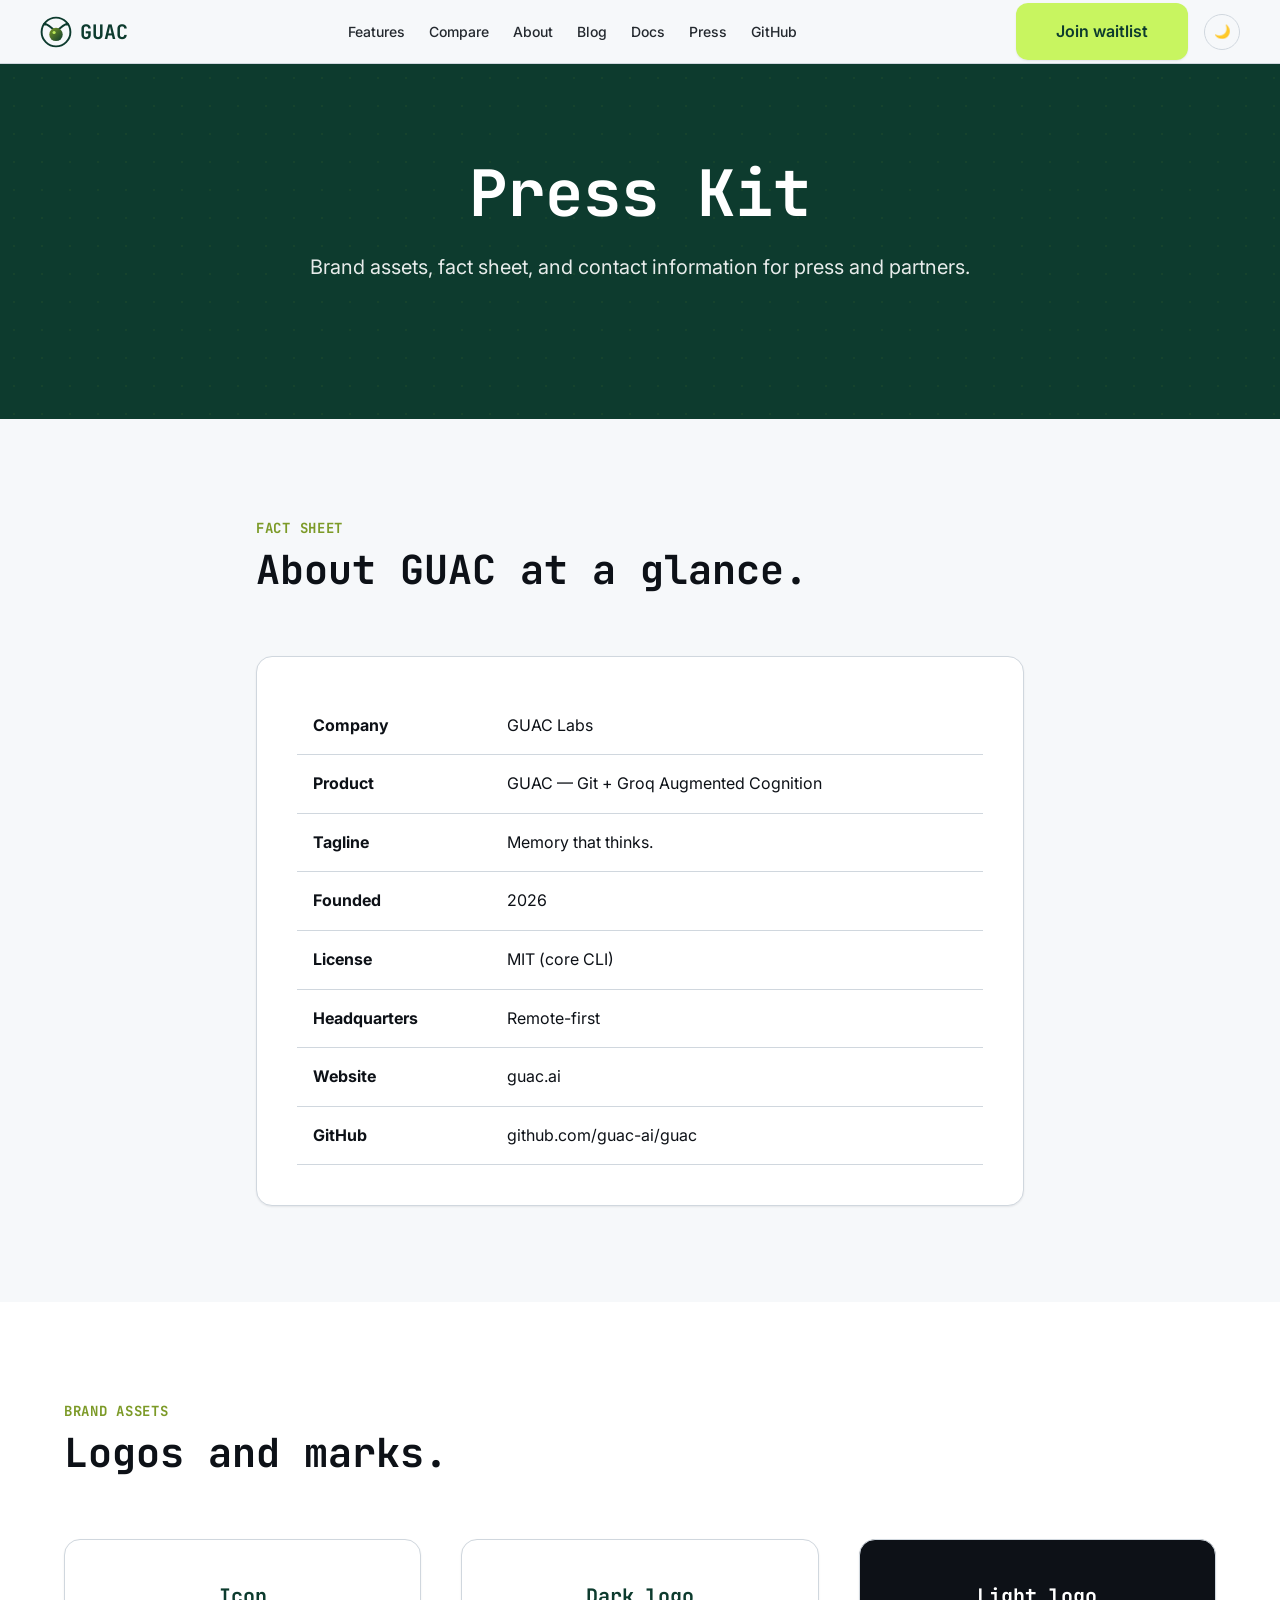
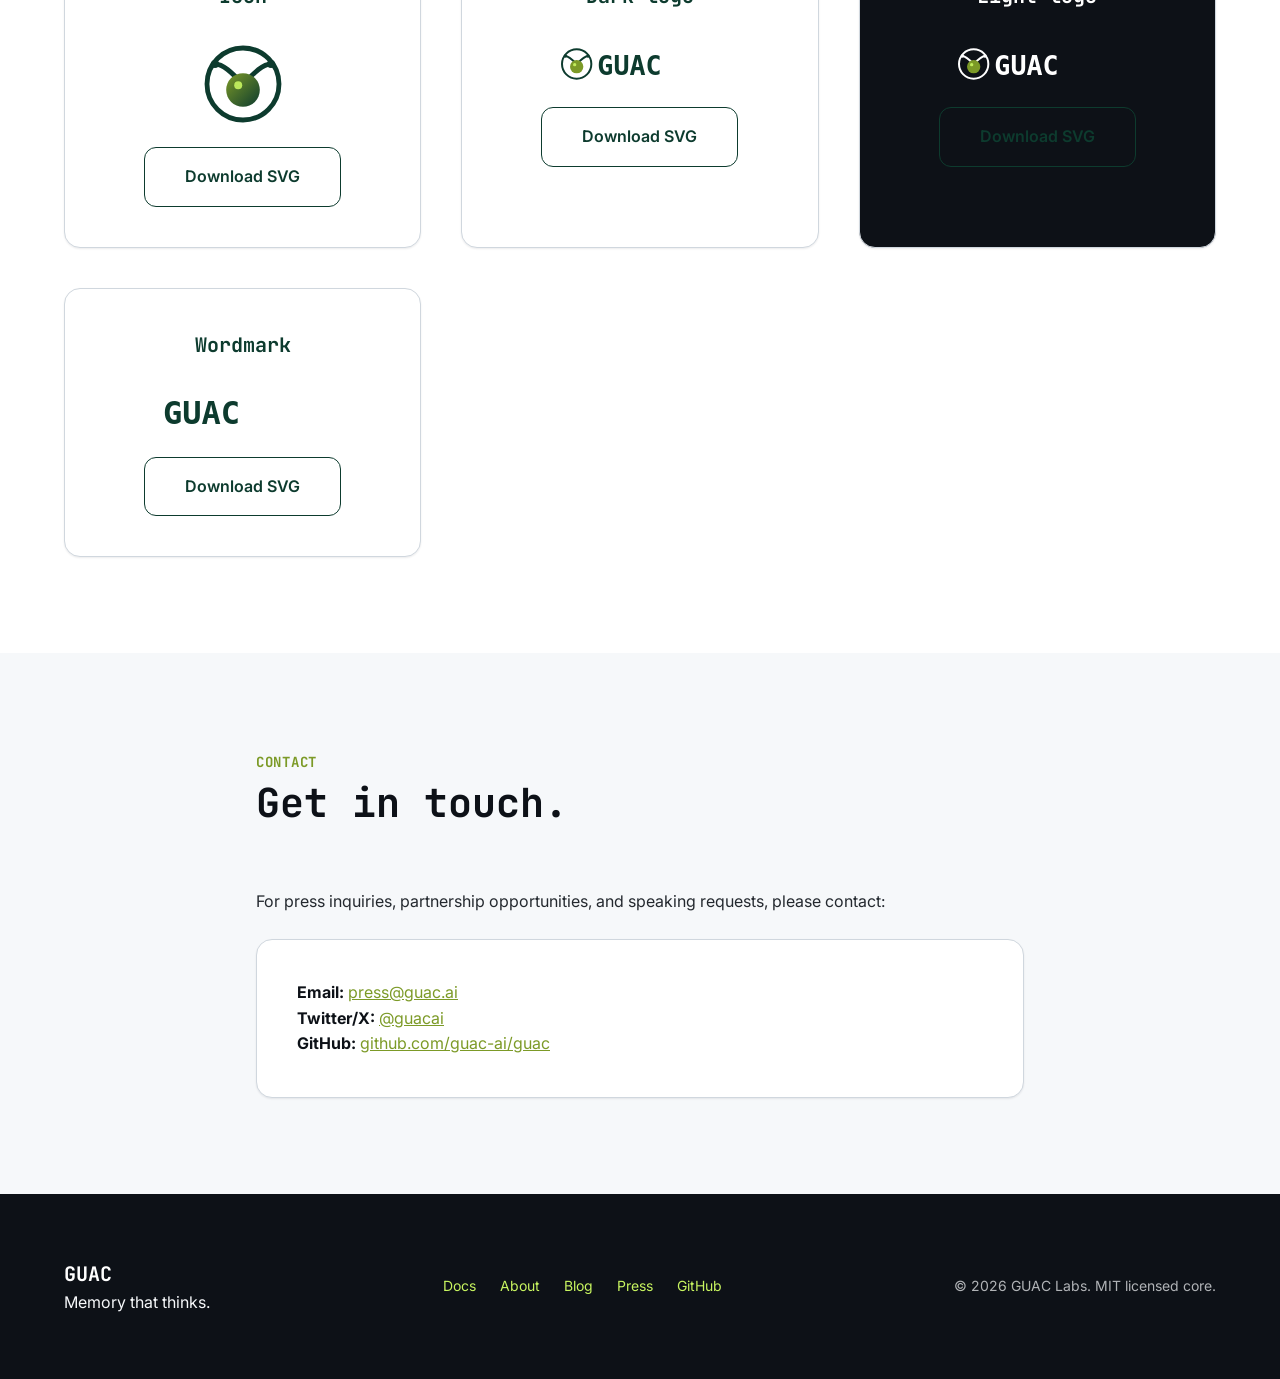
<file: website/press.html>
<!DOCTYPE html>
<html lang="en">
<head>
  <meta charset="UTF-8">
  <meta name="viewport" content="width=device-width, initial-scale=1.0">
  <meta name="description" content="GUAC press kit — brand assets, logos, fact sheet, and contact information.">
  <meta property="og:title" content="GUAC Press Kit">
  <meta property="og:description" content="Brand assets, logos, fact sheet, and press contact for GUAC.">
  <title>Press — GUAC</title>
  <link rel="preconnect" href="https://fonts.googleapis.com">
  <link rel="preconnect" href="https://fonts.gstatic.com" crossorigin>
  <link href="https://fonts.googleapis.com/css2?family=Inter:wght@400;500;600;700&family=JetBrains+Mono:wght@400;700&display=swap" rel="stylesheet">
  <link rel="stylesheet" href="site-kit/tokens.css">
  <link rel="stylesheet" href="styles.css">
  <link rel="icon" href="assets/logo-icon.svg" type="image/svg+xml">
</head>
<body>

  <nav class="nav">
    <a class="nav-brand" href="index.html" aria-label="GUAC home">
      <img src="assets/logo-icon.svg" alt="" width="32" height="32">
      <span>GUAC</span>
    </a>
    <button class="mobile-menu-btn" aria-label="Open menu" aria-expanded="false" aria-controls="navMenu">
      <svg width="24" height="24" viewBox="0 0 24 24" fill="none" stroke="currentColor" stroke-width="2" stroke-linecap="round" stroke-linejoin="round"><line x1="3" y1="12" x2="21" y2="12"></line><line x1="3" y1="6" x2="21" y2="6"></line><line x1="3" y1="18" x2="21" y2="18"></line></svg>
    </button>
    <ul class="nav-links" id="navMenu" hidden>
      <li><a href="index.html#features">Features</a></li>
      <li><a href="index.html#comparison">Compare</a></li>
      <li><a href="about.html">About</a></li>
      <li><a href="blog.html">Blog</a></li>
      <li><a href="docs.html">Docs</a></li>
      <li><a href="press.html">Press</a></li>
      <li><a href="https://github.com/guac-ai/guac">GitHub</a></li>
    </ul>
    <div class="nav-actions">
      <a class="btn btn-primary" href="index.html#waitlist">Join waitlist</a>
      <button class="theme-toggle" id="themeToggle" aria-label="Toggle dark mode">🌙</button>
    </div>
  </nav>

  <header class="hero">
    <div class="container">
      <h1>Press Kit</h1>
      <p class="hero-subtitle">Brand assets, fact sheet, and contact information for press and partners.</p>
    </div>
  </header>

  <main>
    <section class="section">
      <div class="container" style="max-width: var(--content-width);">
        <div class="section-header reveal">
          <span class="eyebrow">Fact sheet</span>
          <h2>About GUAC at a glance.</h2>
        </div>
        <div class="card reveal">
          <table class="comparison">
            <tbody>
              <tr><td><strong>Company</strong></td><td>GUAC Labs</td></tr>
              <tr><td><strong>Product</strong></td><td>GUAC — Git + Groq Augmented Cognition</td></tr>
              <tr><td><strong>Tagline</strong></td><td>Memory that thinks.</td></tr>
              <tr><td><strong>Founded</strong></td><td>2026</td></tr>
              <tr><td><strong>License</strong></td><td>MIT (core CLI)</td></tr>
              <tr><td><strong>Headquarters</strong></td><td>Remote-first</td></tr>
              <tr><td><strong>Website</strong></td><td>guac.ai</td></tr>
              <tr><td><strong>GitHub</strong></td><td>github.com/guac-ai/guac</td></tr>
            </tbody>
          </table>
        </div>
      </div>
    </section>

    <section class="section" style="background: var(--cloud);">
      <div class="container">
        <div class="section-header reveal">
          <span class="eyebrow">Brand assets</span>
          <h2>Logos and marks.</h2>
        </div>
        <div class="feature-grid">
          <div class="card reveal" style="text-align: center;">
            <h3>Icon</h3>
            <img src="assets/logo-icon.svg" alt="GUAC icon" width="80" style="margin: var(--space-md) 0;">
            <p><a href="assets/logo-icon.svg" download class="btn btn-secondary">Download SVG</a></p>
          </div>
          <div class="card reveal" style="text-align: center;">
            <h3>Dark logo</h3>
            <img src="assets/logo-dark.svg" alt="GUAC dark logo" width="160" style="margin: var(--space-md) 0;">
            <p><a href="assets/logo-dark.svg" download class="btn btn-secondary">Download SVG</a></p>
          </div>
          <div class="card reveal" style="text-align: center; background: var(--ink);">
            <h3 style="color: var(--cloud);">Light logo</h3>
            <img src="assets/logo-light.svg" alt="GUAC light logo" width="160" style="margin: var(--space-md) 0;">
            <p><a href="assets/logo-light.svg" download class="btn btn-secondary">Download SVG</a></p>
          </div>
          <div class="card reveal" style="text-align: center;">
            <h3>Wordmark</h3>
            <img src="assets/wordmark.svg" alt="GUAC wordmark" width="160" style="margin: var(--space-md) 0;">
            <p><a href="assets/wordmark.svg" download class="btn btn-secondary">Download SVG</a></p>
          </div>
        </div>
      </div>
    </section>

    <section class="section">
      <div class="container" style="max-width: var(--content-width);">
        <div class="section-header reveal">
          <span class="eyebrow">Contact</span>
          <h2>Get in touch.</h2>
        </div>
        <p class="reveal" style="color: var(--stone); margin-bottom: var(--space-lg);">
          For press inquiries, partnership opportunities, and speaking requests, please contact:
        </p>
        <div class="card reveal">
          <p><strong>Email:</strong> <a href="mailto:press@guac.ai" style="color: var(--guac-pit);">press@guac.ai</a></p>
          <p><strong>Twitter/X:</strong> <a href="https://twitter.com/guacai" style="color: var(--guac-pit);">@guacai</a></p>
          <p><strong>GitHub:</strong> <a href="https://github.com/guac-ai/guac" style="color: var(--guac-pit);">github.com/guac-ai/guac</a></p>
        </div>
      </div>
    </section>
  </main>

  <footer class="footer">
    <div class="container footer-grid">
      <div><strong>GUAC</strong><p>Memory that thinks.</p></div>
      <div class="footer-links">
        <a href="docs.html">Docs</a>
        <a href="about.html">About</a>
        <a href="blog.html">Blog</a>
        <a href="press.html">Press</a>
        <a href="https://github.com/guac-ai/guac">GitHub</a>
      </div>
      <div class="footer-copy">© 2026 GUAC Labs. MIT licensed core.</div>
    </div>
  </footer>

  <script>
    const toggle = document.getElementById('themeToggle');
    const root = document.documentElement;
    function applyTheme(theme) { root.setAttribute('data-theme', theme); toggle.textContent = theme === 'dark' ? '☀️' : '🌙'; }
    const saved = localStorage.getItem('guac-theme');
    const prefersDark = window.matchMedia('(prefers-color-scheme: dark)').matches;
    applyTheme(saved || (prefersDark ? 'dark' : 'light'));
    toggle.addEventListener('click', () => { const next = root.getAttribute('data-theme') === 'dark' ? 'light' : 'dark'; localStorage.setItem('guac-theme', next); applyTheme(next); });
    const menuBtn = document.querySelector('.mobile-menu-btn');
    const navMenu = document.getElementById('navMenu');
    menuBtn.addEventListener('click', () => { const expanded = menuBtn.getAttribute('aria-expanded') === 'true'; menuBtn.setAttribute('aria-expanded', !expanded); navMenu.hidden = expanded; });
    const observer = new IntersectionObserver((entries) => { entries.forEach(entry => { if (entry.isIntersecting) { entry.target.classList.add('visible'); observer.unobserve(entry.target); } }); }, { threshold: 0.1 });
    document.querySelectorAll('.reveal').forEach(el => observer.observe(el));
  </script>

</body>
</html>
</file>
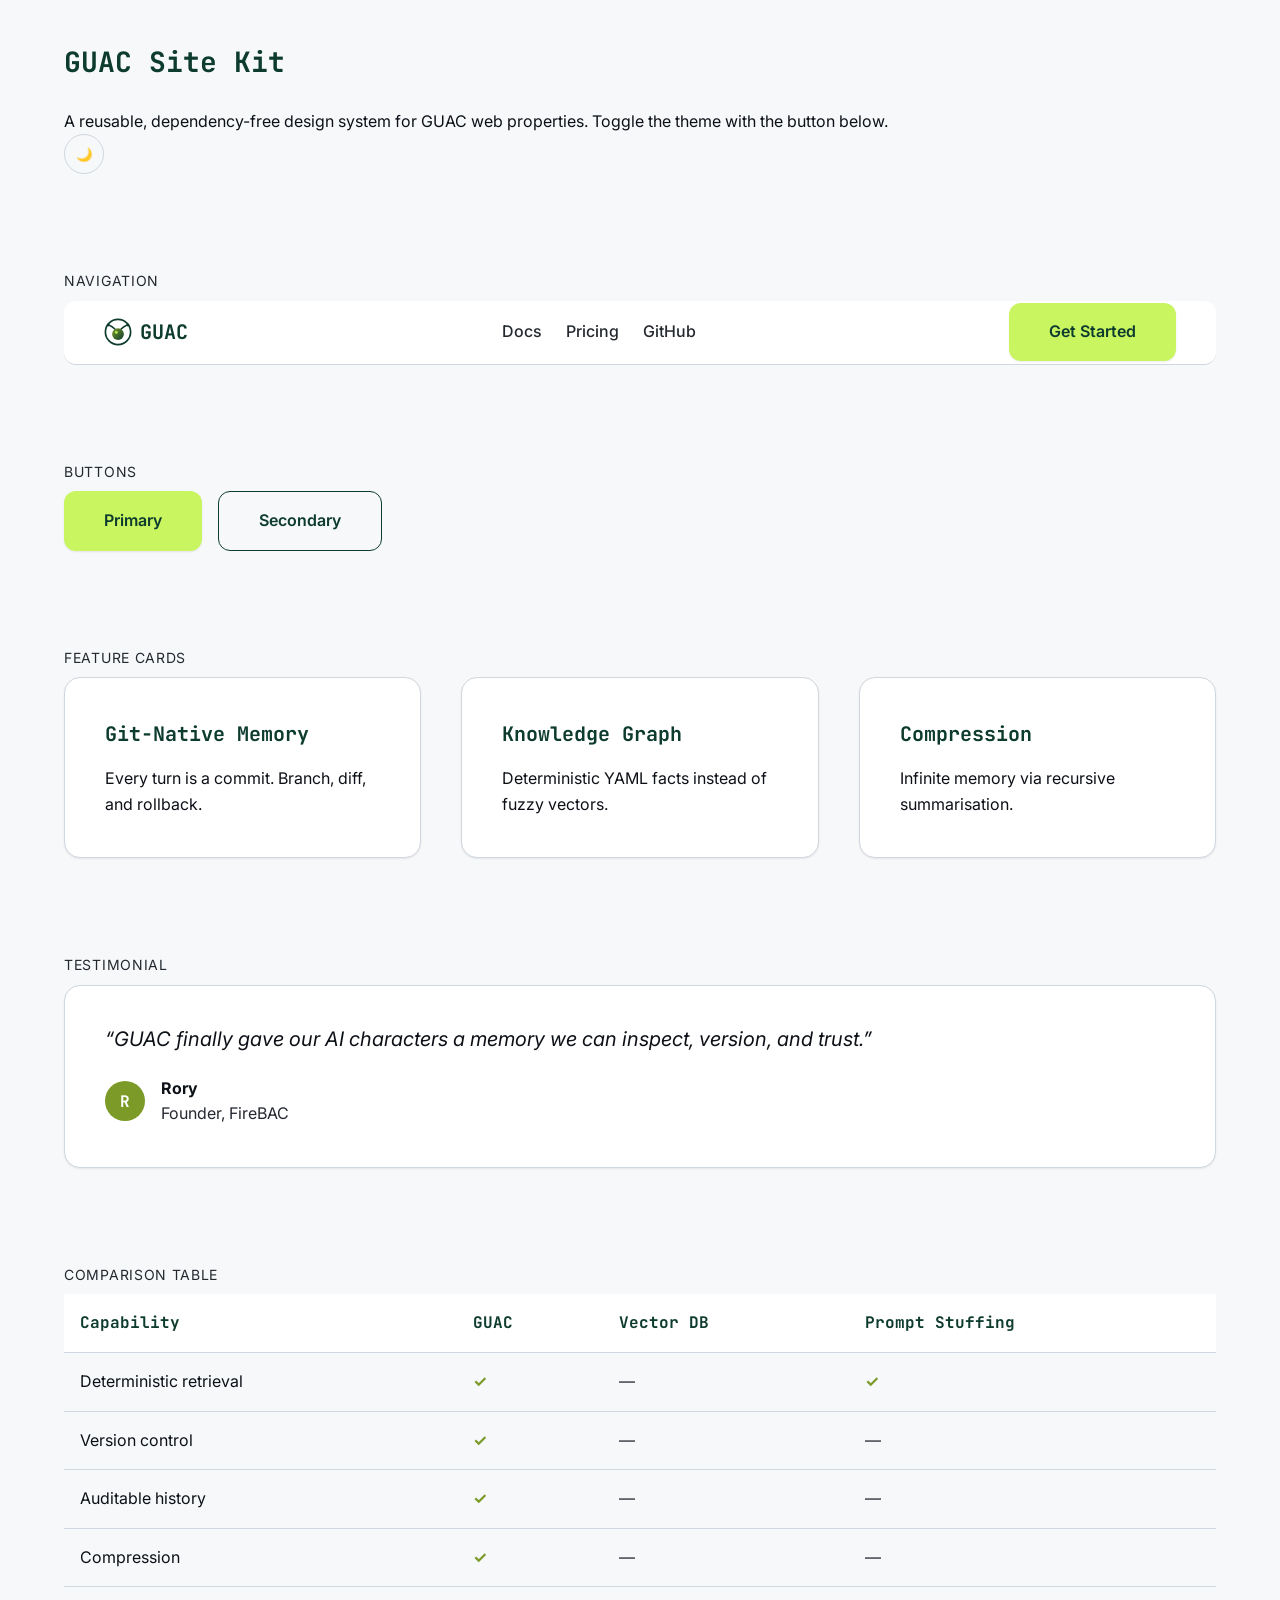
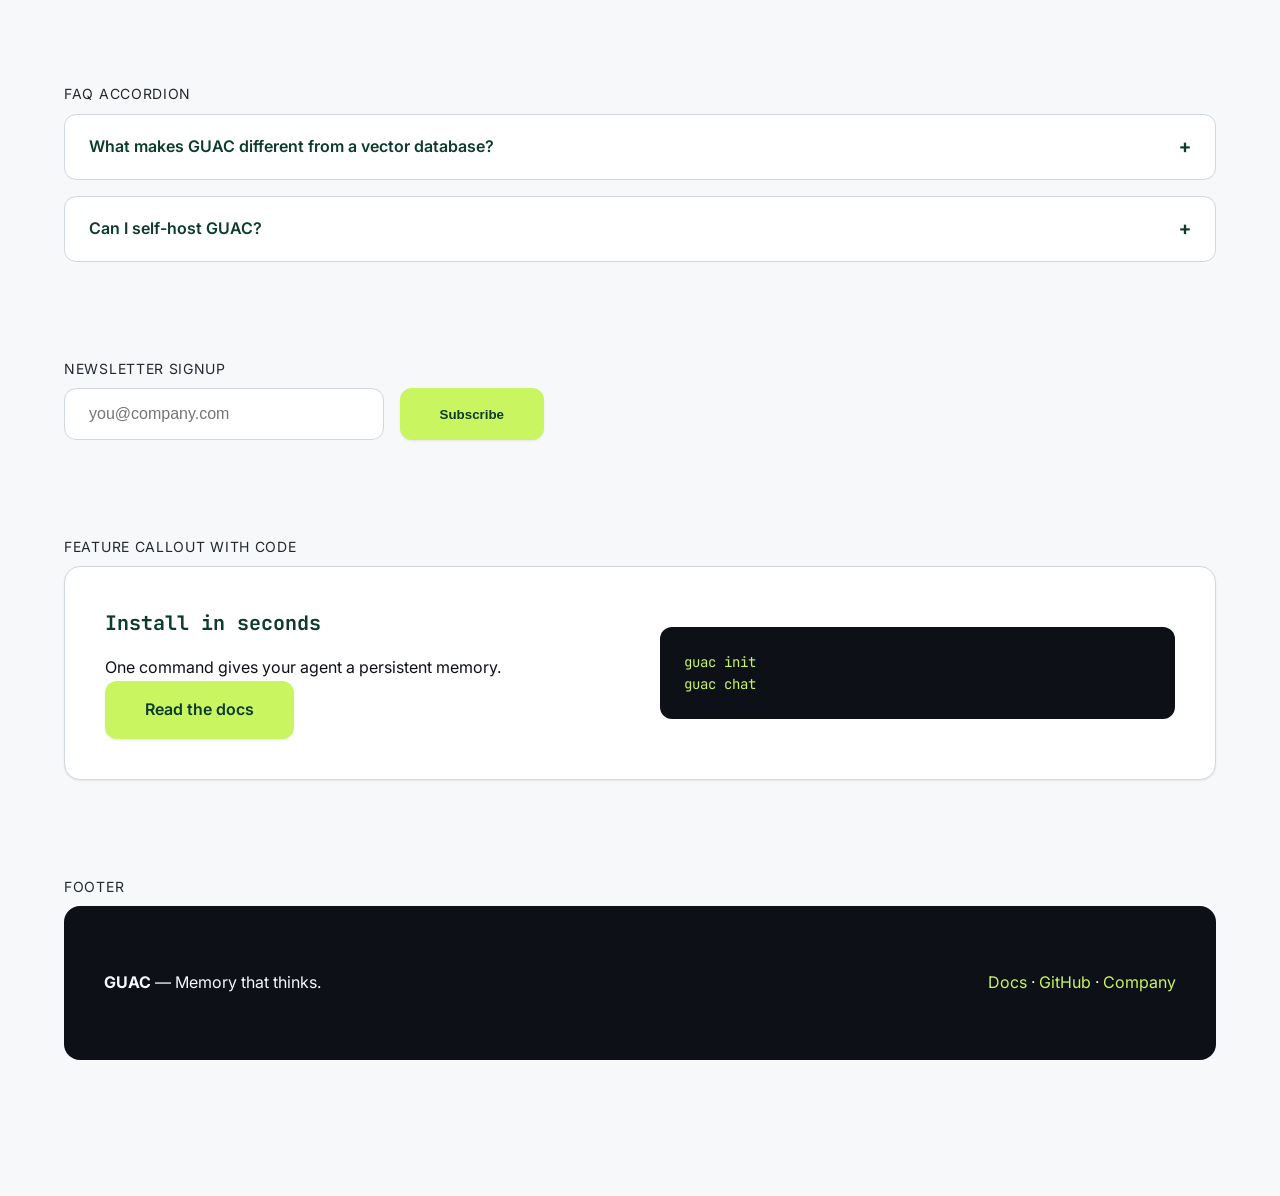
<file: website/site-kit/components.html>
<!DOCTYPE html>
<html lang="en">
<head>
  <meta charset="UTF-8">
  <meta name="viewport" content="width=device-width, initial-scale=1.0">
  <title>GUAC Site Kit — Components</title>
  <link rel="preconnect" href="https://fonts.googleapis.com">
  <link rel="preconnect" href="https://fonts.gstatic.com" crossorigin>
  <link href="https://fonts.googleapis.com/css2?family=Inter:wght@400;500;600;700&family=JetBrains+Mono:wght@400;700&display=swap" rel="stylesheet">
  <link rel="stylesheet" href="tokens.css">
  <style>
    * { box-sizing: border-box; margin: 0; padding: 0; }
    body {
      font-family: var(--font-body);
      color: var(--ink);
      background: var(--mist);
      line-height: var(--leading-body);
      transition: background var(--transition-base), color var(--transition-base);
    }
    .container { width: min(100% - 2rem, var(--max-width)); margin-inline: auto; padding: var(--space-xl) 0; }
    .section { margin-bottom: var(--space-3xl); }
    .section-title { font-family: var(--font-heading); font-size: var(--text-h2); margin-bottom: var(--space-lg); color: var(--guac-core); }
    .component-label { font-size: var(--text-small); color: var(--stone); margin-bottom: var(--space-sm); text-transform: uppercase; letter-spacing: 0.05em; }

    /* Nav */
    .nav {
      display: flex; align-items: center; justify-content: space-between;
      height: var(--nav-height); padding: 0 var(--space-xl);
      background: var(--cloud); border-bottom: 1px solid var(--line);
      border-radius: var(--radius-md); margin-bottom: var(--space-xl);
    }
    .nav-brand { font-family: var(--font-heading); font-weight: 700; color: var(--guac-core); text-decoration: none; font-size: var(--text-h3); display: flex; align-items: center; gap: var(--space-sm); }
    .nav-links { display: flex; gap: var(--space-lg); list-style: none; }
    .nav-links a { color: var(--stone); text-decoration: none; font-weight: 500; }
    .nav-links a:hover { color: var(--guac-pit); }

    /* Dark mode toggle */
    .theme-toggle {
      background: transparent; border: 1px solid var(--line); border-radius: var(--radius-full);
      width: 2.5rem; height: 2.5rem; display: grid; place-items: center; cursor: pointer;
      color: var(--ink); transition: all var(--transition-fast);
    }
    .theme-toggle:hover { border-color: var(--guac-pit); color: var(--guac-pit); }

    /* Buttons */
    .btn {
      display: inline-flex; align-items: center; justify-content: center; gap: var(--space-sm);
      padding: var(--space-md) var(--space-xl); border-radius: var(--radius-md);
      font-weight: 600; text-decoration: none; border: none; cursor: pointer;
      transition: transform var(--transition-fast), box-shadow var(--transition-fast), background var(--transition-fast);
    }
    .btn:hover { transform: translateY(-1px); }
    .btn-primary { background: var(--guac-flesh); color: var(--guac-core); box-shadow: var(--shadow-sm); }
    .btn-primary:hover { box-shadow: var(--shadow-md); }
    .btn-secondary { background: transparent; color: var(--guac-core); border: 1px solid currentColor; }
    .btn-secondary:hover { background: rgba(13, 59, 46, 0.06); }

    /* Cards */
    .card {
      background: var(--cloud); border: 1px solid var(--line); border-radius: var(--radius-lg);
      padding: var(--space-xl); box-shadow: var(--shadow-sm); color: var(--ink);
      transition: box-shadow var(--transition-fast), transform var(--transition-fast);
    }
    .card:hover { box-shadow: var(--shadow-md); }
    .card h3 { font-family: var(--font-heading); font-size: var(--text-h3); margin-bottom: var(--space-md); color: var(--guac-core); }
    .grid { display: grid; grid-template-columns: repeat(auto-fit, minmax(18rem, 1fr)); gap: var(--space-xl); }

    /* Testimonial */
    .testimonial { font-size: var(--text-h3); line-height: var(--leading-h3); font-style: italic; }
    .testimonial-author { margin-top: var(--space-lg); display: flex; align-items: center; gap: var(--space-md); }
    .avatar { width: 2.5rem; height: 2.5rem; border-radius: var(--radius-full); background: var(--guac-pit); display: grid; place-items: center; color: var(--cloud); font-weight: 700; font-family: var(--font-heading); }

    /* Comparison table */
    .comparison { width: 100%; border-collapse: collapse; font-size: var(--text-body); }
    .comparison th, .comparison td { padding: var(--space-md); text-align: left; border-bottom: 1px solid var(--line); }
    .comparison th { font-family: var(--font-heading); color: var(--guac-core); background: var(--cloud); }
    .comparison td { color: var(--ink); }
    .comparison .yes { color: var(--guac-pit); font-weight: 700; }
    .comparison .no { color: var(--stone); }

    /* FAQ */
    .faq details { background: var(--cloud); border: 1px solid var(--line); border-radius: var(--radius-md); margin-bottom: var(--space-md); }
    .faq summary { padding: var(--space-md) var(--space-lg); cursor: pointer; font-weight: 600; color: var(--guac-core); list-style: none; display: flex; justify-content: space-between; align-items: center; }
    .faq summary::-webkit-details-marker { display: none; }
    .faq summary::after { content: "+"; font-family: var(--font-heading); font-size: var(--text-h3); }
    .faq details[open] summary::after { content: "−"; }
    .faq p { padding: 0 var(--space-lg) var(--space-lg); color: var(--stone); }

    /* Newsletter */
    .newsletter { display: flex; gap: var(--space-md); max-width: 30rem; }
    .newsletter input { flex: 1; padding: var(--space-md) var(--space-lg); border-radius: var(--radius-md); border: 1px solid var(--line); background: var(--cloud); color: var(--ink); font-size: var(--text-body); }
    .newsletter input:focus { outline: 2px solid var(--guac-flesh); outline-offset: 2px; }

    /* Code */
    .code {
      font-family: var(--font-mono); font-size: var(--text-mono); background: var(--ink); color: var(--guac-flesh);
      padding: var(--space-lg); border-radius: var(--radius-md); overflow-x: auto;
    }

    /* Feature callout */
    .callout { display: grid; grid-template-columns: 1fr 1fr; gap: var(--space-xl); align-items: center; }
    @media (max-width: 768px) { .callout { grid-template-columns: 1fr; } }

    /* Footer */
    .footer {
      background: var(--ink); color: var(--mist); padding: var(--space-2xl) var(--space-xl);
      border-radius: var(--radius-lg); display: flex; justify-content: space-between; align-items: center; flex-wrap: wrap; gap: var(--space-lg);
    }
    .footer a { color: var(--guac-flesh); text-decoration: none; }
  </style>
</head>
<body>

  <div class="container">

    <div class="section">
      <h1 class="section-title">GUAC Site Kit</h1>
      <p>A reusable, dependency-free design system for GUAC web properties. Toggle the theme with the button below.</p>
      <button class="theme-toggle" id="themeToggle" aria-label="Toggle dark mode">🌙</button>
    </div>

    <div class="section">
      <div class="component-label">Navigation</div>
      <nav class="nav">
        <a class="nav-brand" href="#"><img src="../assets/logo-icon.svg" alt="" width="28" height="28"> GUAC</a>
        <ul class="nav-links">
          <li><a href="#">Docs</a></li>
          <li><a href="#">Pricing</a></li>
          <li><a href="#">GitHub</a></li>
        </ul>
        <a href="#" class="btn btn-primary">Get Started</a>
      </nav>
    </div>

    <div class="section">
      <div class="component-label">Buttons</div>
      <div style="display:flex; gap: var(--space-md); flex-wrap: wrap;">
        <a href="#" class="btn btn-primary">Primary</a>
        <a href="#" class="btn btn-secondary">Secondary</a>
      </div>
    </div>

    <div class="section">
      <div class="component-label">Feature Cards</div>
      <div class="grid">
        <div class="card"><h3>Git-Native Memory</h3><p>Every turn is a commit. Branch, diff, and rollback.</p></div>
        <div class="card"><h3>Knowledge Graph</h3><p>Deterministic YAML facts instead of fuzzy vectors.</p></div>
        <div class="card"><h3>Compression</h3><p>Infinite memory via recursive summarisation.</p></div>
      </div>
    </div>

    <div class="section">
      <div class="component-label">Testimonial</div>
      <div class="card">
        <blockquote class="testimonial">“GUAC finally gave our AI characters a memory we can inspect, version, and trust.”</blockquote>
        <div class="testimonial-author">
          <div class="avatar">R</div>
          <div><strong>Rory</strong><br><span style="color: var(--stone);">Founder, FireBAC</span></div>
        </div>
      </div>
    </div>

    <div class="section">
      <div class="component-label">Comparison Table</div>
      <table class="comparison">
        <thead><tr><th>Capability</th><th>GUAC</th><th>Vector DB</th><th>Prompt Stuffing</th></tr></thead>
        <tbody>
          <tr><td>Deterministic retrieval</td><td class="yes">✓</td><td class="no">—</td><td class="yes">✓</td></tr>
          <tr><td>Version control</td><td class="yes">✓</td><td class="no">—</td><td class="no">—</td></tr>
          <tr><td>Auditable history</td><td class="yes">✓</td><td class="no">—</td><td class="no">—</td></tr>
          <tr><td>Compression</td><td class="yes">✓</td><td class="no">—</td><td class="no">—</td></tr>
        </tbody>
      </table>
    </div>

    <div class="section">
      <div class="component-label">FAQ Accordion</div>
      <div class="faq">
        <details><summary>What makes GUAC different from a vector database?</summary><p>Vector databases approximate relevance. GUAC uses structured knowledge graphs and addressable conversation history for deterministic retrieval.</p></details>
        <details><summary>Can I self-host GUAC?</summary><p>Yes. The core CLI is MIT-licensed and runs locally. Commercial tiers add cloud sync and enterprise controls.</p></details>
      </div>
    </div>

    <div class="section">
      <div class="component-label">Newsletter Signup</div>
      <form class="newsletter" onsubmit="event.preventDefault(); alert('Subscribed.');">
        <input type="email" placeholder="you@company.com" required aria-label="Email address">
        <button type="submit" class="btn btn-primary">Subscribe</button>
      </form>
    </div>

    <div class="section">
      <div class="component-label">Feature Callout with Code</div>
      <div class="card callout">
        <div>
          <h3>Install in seconds</h3>
          <p>One command gives your agent a persistent memory.</p>
          <a href="#" class="btn btn-primary">Read the docs</a>
        </div>
        <pre class="code">guac init
guac chat</pre>
      </div>
    </div>

    <div class="section">
      <div class="component-label">Footer</div>
      <footer class="footer">
        <div><strong>GUAC</strong> — Memory that thinks.</div>
        <div><a href="#">Docs</a> · <a href="#">GitHub</a> · <a href="#">Company</a></div>
      </footer>
    </div>

  </div>

  <script>
    const toggle = document.getElementById('themeToggle');
    const root = document.documentElement;
    function applyTheme(theme) {
      root.setAttribute('data-theme', theme);
      toggle.textContent = theme === 'dark' ? '☀️' : '🌙';
    }
    const saved = localStorage.getItem('guac-theme');
    const prefersDark = window.matchMedia('(prefers-color-scheme: dark)').matches;
    applyTheme(saved || (prefersDark ? 'dark' : 'light'));
    toggle.addEventListener('click', () => {
      const next = root.getAttribute('data-theme') === 'dark' ? 'light' : 'dark';
      localStorage.setItem('guac-theme', next);
      applyTheme(next);
    });
  </script>

</body>
</html>
</file>
<file: website/site-kit/tokens.css>
:root {
  /* Brand colors */
  --guac-core: #0D3B2E;
  --guac-pit: #7C9A27;
  --guac-flesh: #C8F560;

  /* Neutrals (light mode defaults) */
  --ink: #0D1117;
  --stone: #24292F;
  --mist: #F6F8FA;
  --cloud: #FFFFFF;
  --line: #D0D7DE;

  /* Semantic */
  --warn: #F5A623;
  --error: #CF222E;
  --info: #58A6FF;

  /* Typography */
  --font-heading: "JetBrains Mono", ui-monospace, SFMono-Regular, Menlo, monospace;
  --font-body: "Inter", system-ui, -apple-system, BlinkMacSystemFont, "Segoe UI", sans-serif;
  --font-mono: "JetBrains Mono", ui-monospace, SFMono-Regular, Menlo, monospace;

  --text-hero: 4rem;
  --text-h1: 2.5rem;
  --text-h2: 1.75rem;
  --text-h3: 1.25rem;
  --text-body: 1rem;
  --text-small: 0.875rem;
  --text-mono: 0.875rem;

  --leading-hero: 1.05;
  --leading-h1: 1.1;
  --leading-h2: 1.2;
  --leading-h3: 1.3;
  --leading-body: 1.6;
  --leading-small: 1.5;

  /* Spacing */
  --space-xs: 0.25rem;
  --space-sm: 0.5rem;
  --space-md: 1rem;
  --space-lg: 1.5rem;
  --space-xl: 2.5rem;
  --space-2xl: 4rem;
  --space-3xl: 6rem;

  /* Radii */
  --radius-sm: 0.375rem;
  --radius-md: 0.75rem;
  --radius-lg: 1rem;
  --radius-full: 9999px;

  /* Shadows */
  --shadow-sm: 0 1px 2px rgba(13, 17, 23, 0.08);
  --shadow-md: 0 4px 12px rgba(13, 17, 23, 0.1);
  --shadow-lg: 0 12px 32px rgba(13, 17, 23, 0.14);

  /* Layout */
  --max-width: 72rem;
  --content-width: 48rem;
  --nav-height: 4rem;

  /* Motion */
  --transition-fast: 150ms ease;
  --transition-base: 200ms ease;
  --transition-reveal: 300ms cubic-bezier(0.16, 1, 0.3, 1);
}

@media (prefers-color-scheme: dark) {
  :root {
    --guac-core: #0A2E24;
    --guac-pit: #8FAB3A;
    --guac-flesh: #D4FF6E;

    --ink: #F6F8FA;
    --stone: #9FA8B1;
    --mist: #0D1117;
    --cloud: #161B22;
    --line: #30363D;

    --shadow-sm: 0 1px 2px rgba(0, 0, 0, 0.25);
    --shadow-md: 0 4px 12px rgba(0, 0, 0, 0.35);
    --shadow-lg: 0 12px 32px rgba(0, 0, 0, 0.45);
  }
}

/* Manual dark mode override via data attribute */
[data-theme="dark"] {
  --guac-core: #0A2E24;
  --guac-pit: #8FAB3A;
  --guac-flesh: #D4FF6E;

  --ink: #F6F8FA;
  --stone: #9FA8B1;
  --mist: #0D1117;
  --cloud: #161B22;
  --line: #30363D;

  --shadow-sm: 0 1px 2px rgba(0, 0, 0, 0.25);
  --shadow-md: 0 4px 12px rgba(0, 0, 0, 0.35);
  --shadow-lg: 0 12px 32px rgba(0, 0, 0, 0.45);
}

[data-theme="light"] {
  --guac-core: #0D3B2E;
  --guac-pit: #7C9A27;
  --guac-flesh: #C8F560;

  --ink: #0D1117;
  --stone: #24292F;
  --mist: #F6F8FA;
  --cloud: #FFFFFF;
  --line: #D0D7DE;

  --shadow-sm: 0 1px 2px rgba(13, 17, 23, 0.08);
  --shadow-md: 0 4px 12px rgba(13, 17, 23, 0.1);
  --shadow-lg: 0 12px 32px rgba(13, 17, 23, 0.14);
}
</file>
<file: website/styles.css>
/* GUAC landing page styles — light/dark aware, animated */

* { box-sizing: border-box; margin: 0; padding: 0; }

html {
  scroll-behavior: smooth;
}

body {
  font-family: var(--font-body);
  color: var(--ink);
  background: var(--mist);
  line-height: var(--leading-body);
  -webkit-font-smoothing: antialiased;
  transition: background var(--transition-base), color var(--transition-base);
}

img, svg { max-width: 100%; height: auto; }

.container {
  width: min(100% - var(--space-xl), var(--max-width));
  margin-inline: auto;
}

/* Focus */
:focus-visible {
  outline: 2px solid var(--guac-flesh);
  outline-offset: 2px;
}

/* Nav */
.nav {
  position: sticky;
  top: 0;
  z-index: 50;
  display: flex;
  align-items: center;
  justify-content: space-between;
  height: var(--nav-height);
  padding: 0 var(--space-xl);
  background: color-mix(in srgb, var(--mist) 92%, transparent);
  backdrop-filter: blur(10px);
  border-bottom: 1px solid var(--line);
}

.nav-brand {
  display: flex;
  align-items: center;
  gap: var(--space-sm);
  font-family: var(--font-heading);
  font-weight: 700;
  color: var(--guac-core);
  text-decoration: none;
  font-size: var(--text-h3);
}

.nav-brand svg,
.nav-brand img {
  width: 32px;
  height: 32px;
  display: block;
}

.nav-links {
  display: none;
  align-items: center;
  gap: var(--space-lg);
  list-style: none;
}

@media (min-width: 768px) {
  .nav-links { display: flex; }
}

.nav-links a {
  color: var(--stone);
  text-decoration: none;
  font-weight: 500;
  font-size: var(--text-small);
  transition: color var(--transition-fast);
}

.nav-links a:hover { color: var(--guac-pit); }

.theme-toggle {
  background: transparent;
  border: 1px solid var(--line);
  border-radius: var(--radius-full);
  width: 2.25rem;
  height: 2.25rem;
  display: grid;
  place-items: center;
  cursor: pointer;
  color: var(--ink);
  transition: all var(--transition-fast);
  margin-left: var(--space-md);
}

.theme-toggle:hover { border-color: var(--guac-pit); color: var(--guac-pit); }

.nav-actions { display: flex; align-items: center; }

/* Buttons */
.btn {
  display: inline-flex;
  align-items: center;
  justify-content: center;
  gap: var(--space-sm);
  padding: var(--space-md) var(--space-xl);
  border-radius: var(--radius-md);
  font-weight: 600;
  text-decoration: none;
  border: none;
  cursor: pointer;
  transition: transform var(--transition-fast), box-shadow var(--transition-fast), background var(--transition-fast), color var(--transition-fast);
  white-space: nowrap;
}

.btn:hover { transform: translateY(-1px); }

.btn-primary {
  background: var(--guac-flesh);
  color: var(--guac-core);
  box-shadow: var(--shadow-sm);
}

.btn-primary:hover { box-shadow: var(--shadow-md); }

.btn-secondary {
  background: transparent;
  color: var(--guac-core);
  border: 1px solid currentColor;
}

.btn-secondary:hover { background: rgba(13, 59, 46, 0.06); }

/* Hero */
.hero {
  position: relative;
  background: var(--guac-core);
  color: var(--cloud);
  padding: var(--space-3xl) var(--space-xl);
  text-align: center;
  overflow: hidden;
}

.hero::before {
  content: "";
  position: absolute;
  inset: 0;
  background-image: radial-gradient(var(--guac-pit) 1px, transparent 1px);
  background-size: 28px 28px;
  opacity: 0.08;
  pointer-events: none;
}

.hero .container { position: relative; z-index: 1; }

.hero h1 {
  font-family: var(--font-heading);
  font-size: clamp(2.5rem, 8vw, var(--text-hero));
  line-height: var(--leading-hero);
  margin-bottom: var(--space-lg);
  animation: fadeUp 0.8s var(--transition-reveal) both;
}

.hero-subtitle {
  font-size: var(--text-h3);
  opacity: 0.9;
  max-width: var(--content-width);
  margin: 0 auto var(--space-xl);
  animation: fadeUp 0.8s var(--transition-reveal) 0.1s both;
}

.hero-actions {
  display: flex;
  flex-wrap: wrap;
  gap: var(--space-md);
  justify-content: center;
  margin-bottom: var(--space-2xl);
  animation: fadeUp 0.8s var(--transition-reveal) 0.2s both;
}

.hero-actions .btn-secondary {
  color: var(--cloud);
  border-color: var(--cloud);
}

.hero-actions .btn-secondary:hover {
  background: rgba(255, 255, 255, 0.1);
}

.hero-stats {
  display: flex;
  flex-wrap: wrap;
  justify-content: center;
  gap: var(--space-xl);
  animation: fadeUp 0.8s var(--transition-reveal) 0.3s both;
}

.hero-stats div {
  display: flex;
  flex-direction: column;
  align-items: center;
}

.hero-stats strong {
  font-family: var(--font-heading);
  font-size: var(--text-h2);
  color: var(--guac-flesh);
}

.hero-stats span {
  font-size: var(--text-small);
  opacity: 0.8;
}

/* Sections */
.section {
  padding: var(--space-3xl) var(--space-xl);
}

.section-header {
  max-width: var(--content-width);
  margin-bottom: var(--space-2xl);
}

.eyebrow {
  display: inline-block;
  font-family: var(--font-heading);
  font-size: var(--text-small);
  font-weight: 700;
  color: var(--guac-pit);
  text-transform: uppercase;
  letter-spacing: 0.05em;
  margin-bottom: var(--space-sm);
}

.section-header h2 {
  font-family: var(--font-heading);
  font-size: var(--text-h1);
  line-height: var(--leading-h1);
  margin-bottom: var(--space-md);
  color: var(--ink);
}

.section-header p {
  font-size: var(--text-h3);
  color: var(--stone);
}

/* Cards */
.card {
  background: var(--cloud);
  border: 1px solid var(--line);
  border-radius: var(--radius-lg);
  padding: var(--space-xl);
  box-shadow: var(--shadow-sm);
  transition: box-shadow var(--transition-fast), transform var(--transition-fast);
}

.card:hover {
  box-shadow: var(--shadow-md);
  transform: translateY(-2px);
}

.card h3 {
  font-family: var(--font-heading);
  font-size: var(--text-h3);
  margin-bottom: var(--space-md);
  color: var(--guac-core);
}

/* Grids */
.problem { background: var(--cloud); }

.problem-grid,
.feature-grid,
.usecase-grid,
.pricing-grid,
.testimonial-grid {
  display: grid;
  gap: var(--space-xl);
}

.problem-grid { grid-template-columns: repeat(auto-fit, minmax(16rem, 1fr)); }
.feature-grid { grid-template-columns: repeat(auto-fit, minmax(18rem, 1fr)); }
.usecase-grid { grid-template-columns: repeat(auto-fit, minmax(16rem, 1fr)); }
.pricing-grid { grid-template-columns: repeat(auto-fit, minmax(17rem, 1fr)); align-items: start; }
.testimonial-grid { grid-template-columns: repeat(auto-fit, minmax(20rem, 1fr)); }

.feature-icon {
  font-size: 2rem;
  margin-bottom: var(--space-md);
}

.feature-card code {
  font-family: var(--font-mono);
  font-size: var(--text-small);
  background: var(--mist);
  padding: var(--space-xs) var(--space-sm);
  border-radius: var(--radius-sm);
}

/* Architecture */
.architecture { background: var(--ink); color: var(--cloud); }
.architecture .section-header h2 { color: var(--cloud); }

.diagram {
  font-family: var(--font-mono);
  font-size: clamp(0.75rem, 2vw, var(--text-body));
  line-height: 1.8;
  color: var(--guac-flesh);
  background: rgba(13, 59, 46, 0.4);
  padding: var(--space-xl);
  border-radius: var(--radius-lg);
  overflow-x: auto;
  margin-bottom: var(--space-lg);
}

.diagram-caption {
  color: var(--mist);
  opacity: 0.8;
  max-width: var(--content-width);
}

/* Comparison */
.comparison-section { background: var(--cloud); }

.comparison {
  width: 100%;
  border-collapse: collapse;
  font-size: var(--text-body);
}

.comparison th,
.comparison td {
  padding: var(--space-md);
  text-align: left;
  border-bottom: 1px solid var(--line);
}

.comparison th {
  font-family: var(--font-heading);
  color: var(--guac-core);
  background: var(--mist);
}

.comparison td { color: var(--ink); }
.comparison .yes { color: var(--guac-pit); font-weight: 700; }
.comparison .no { color: var(--stone); }
.comparison .guac-col { background: rgba(200, 245, 96, 0.08); }

/* Testimonials */
.testimonial {
  font-size: var(--text-h3);
  line-height: var(--leading-h3);
  font-style: italic;
  color: var(--ink);
}

.testimonial-author {
  margin-top: var(--space-lg);
  display: flex;
  align-items: center;
  gap: var(--space-md);
}

.avatar {
  width: 2.5rem;
  height: 2.5rem;
  border-radius: var(--radius-full);
  background: var(--guac-pit);
  display: grid;
  place-items: center;
  color: var(--cloud);
  font-weight: 700;
  font-family: var(--font-heading);
}

/* FAQ */
.faq details {
  background: var(--cloud);
  border: 1px solid var(--line);
  border-radius: var(--radius-md);
  margin-bottom: var(--space-md);
}

.faq summary {
  padding: var(--space-md) var(--space-lg);
  cursor: pointer;
  font-weight: 600;
  color: var(--guac-core);
  list-style: none;
  display: flex;
  justify-content: space-between;
  align-items: center;
}

.faq summary::-webkit-details-marker { display: none; }
.faq summary::after {
  content: "+";
  font-family: var(--font-heading);
  font-size: var(--text-h3);
  transition: transform var(--transition-fast);
}

.faq details[open] summary::after { content: "−"; }
.faq p {
  padding: 0 var(--space-lg) var(--space-lg);
  color: var(--stone);
}

/* Get started */
.get-started { background: var(--mist); }

.code-block {
  font-family: var(--font-mono);
  font-size: var(--text-mono);
  background: var(--ink);
  color: var(--guac-flesh);
  padding: var(--space-xl);
  border-radius: var(--radius-md);
  overflow-x: auto;
  margin-bottom: var(--space-xl);
}

.get-started-actions {
  display: flex;
  flex-wrap: wrap;
  gap: var(--space-md);
}

/* Pricing */
.pricing { background: var(--cloud); }

.pricing-card {
  display: flex;
  flex-direction: column;
  position: relative;
}

.pricing-card.featured {
  border-color: var(--guac-pit);
  box-shadow: var(--shadow-md);
}

.pricing-card .badge {
  position: absolute;
  top: var(--space-md);
  right: var(--space-md);
  background: var(--guac-flesh);
  color: var(--guac-core);
  font-family: var(--font-heading);
  font-size: var(--text-small);
  font-weight: 700;
  padding: var(--space-xs) var(--space-sm);
  border-radius: var(--radius-full);
}

.price {
  font-family: var(--font-heading);
  font-size: var(--text-h1);
  color: var(--guac-core);
  margin-bottom: var(--space-md);
}

.price span {
  font-size: var(--text-body);
  color: var(--stone);
  font-weight: 400;
}

.pricing-card ul {
  list-style: none;
  margin: var(--space-lg) 0;
  flex: 1;
}

.pricing-card li {
  padding: var(--space-sm) 0;
  border-bottom: 1px solid var(--line);
  font-size: var(--text-small);
}

.pricing-card li::before {
  content: "✓";
  color: var(--guac-pit);
  font-weight: 700;
  margin-right: var(--space-sm);
}

/* Waitlist */
.waitlist {
  background: var(--guac-core);
  color: var(--cloud);
  text-align: center;
  position: relative;
}

.waitlist h2 {
  font-family: var(--font-heading);
  font-size: var(--text-h1);
  margin-bottom: var(--space-md);
}

.waitlist p {
  opacity: 0.9;
  margin-bottom: var(--space-xl);
}

.waitlist-form {
  display: flex;
  flex-wrap: wrap;
  gap: var(--space-md);
  justify-content: center;
  max-width: 32rem;
  margin: 0 auto;
}

.waitlist-form input {
  flex: 1;
  min-width: 16rem;
  padding: var(--space-md) var(--space-lg);
  border-radius: var(--radius-md);
  border: 1px solid var(--line);
  font-size: var(--text-body);
  background: var(--cloud);
  color: var(--ink);
}

.form-message {
  width: 100%;
  font-size: var(--text-small);
  margin-top: var(--space-sm);
  color: var(--guac-flesh);
}

/* Footer */
.footer {
  background: var(--ink);
  color: var(--mist);
  padding: var(--space-2xl) var(--space-xl);
}

.footer-grid {
  display: flex;
  flex-wrap: wrap;
  justify-content: space-between;
  align-items: center;
  gap: var(--space-lg);
}

.footer strong {
  font-family: var(--font-heading);
  font-size: var(--text-h3);
  color: var(--cloud);
}

.footer-links {
  display: flex;
  flex-wrap: wrap;
  gap: var(--space-lg);
}

.footer-links a {
  color: var(--guac-flesh);
  text-decoration: none;
  font-size: var(--text-small);
  transition: opacity var(--transition-fast);
}

.footer-links a:hover { opacity: 0.8; }

.footer-copy {
  font-size: var(--text-small);
  opacity: 0.7;
  width: 100%;
}

@media (min-width: 768px) {
  .footer-copy { width: auto; }
}

/* Animations */
@keyframes fadeUp {
  from { opacity: 0; transform: translateY(20px); }
  to { opacity: 1; transform: translateY(0); }
}

.reveal {
  opacity: 0;
  transform: translateY(24px);
  transition: opacity var(--transition-reveal), transform var(--transition-reveal);
}

.reveal.visible {
  opacity: 1;
  transform: translateY(0);
}

/* Reduced motion */
@media (prefers-reduced-motion: reduce) {
  *, *::before, *::after {
    animation-duration: 0.01ms !important;
    animation-iteration-count: 1 !important;
    transition-duration: 0.01ms !important;
    scroll-behavior: auto !important;
  }
}

/* Mobile nav */
.mobile-menu-btn {
  display: block;
  background: transparent;
  border: none;
  color: var(--ink);
  cursor: pointer;
  padding: var(--space-sm);
}

@media (min-width: 768px) {
  .mobile-menu-btn { display: none; }
}

@media (max-width: 767px) {
  .nav-links {
    position: absolute;
    top: var(--nav-height);
    left: 0;
    right: 0;
    flex-direction: column;
    background: var(--cloud);
    border-bottom: 1px solid var(--line);
    padding: var(--space-md) var(--space-xl);
    gap: var(--space-md);
  }
  .nav-links[hidden] { display: none; }
  .nav-links a { padding: var(--space-sm) 0; }
}
</file>
